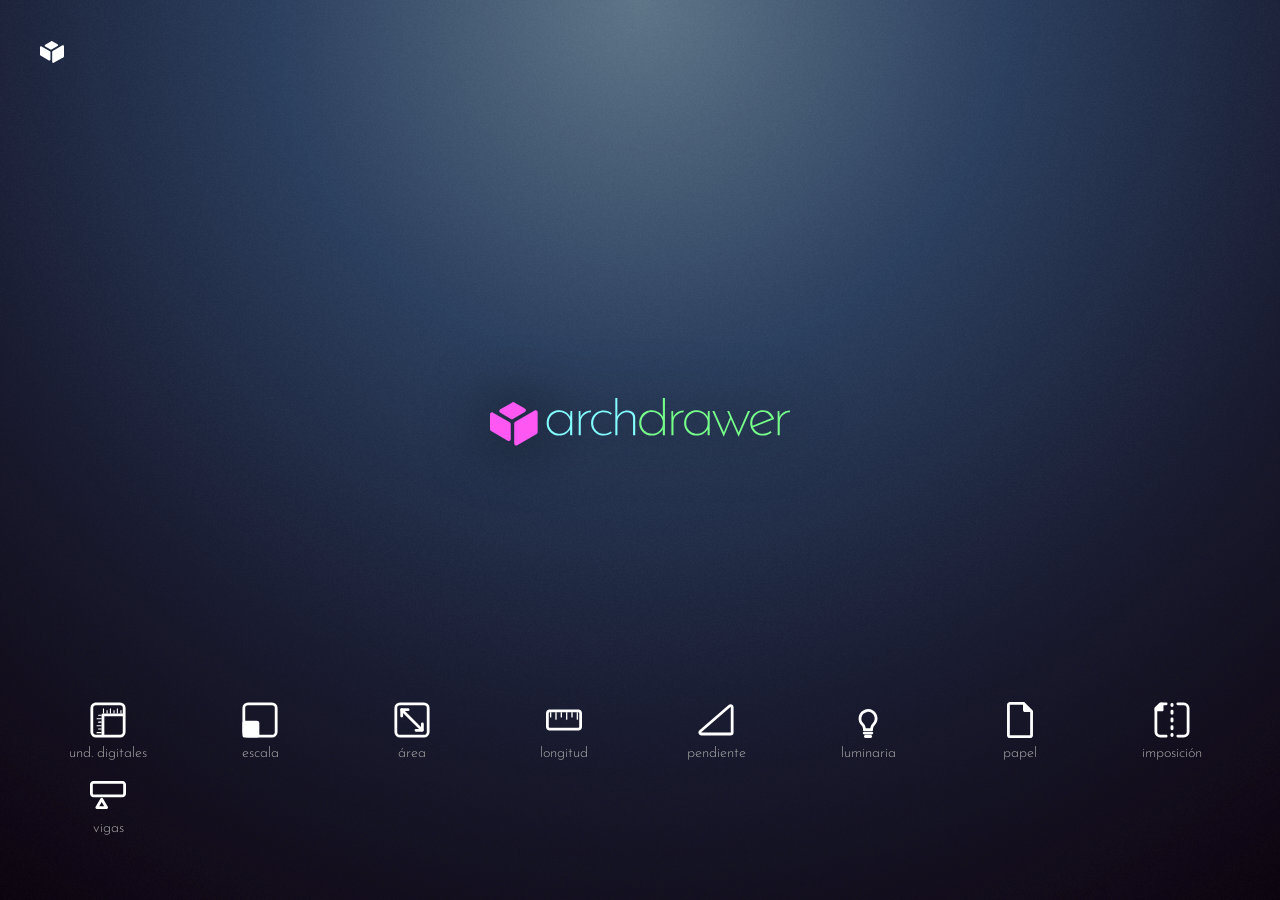
<file: index.html>
<!DOCTYPE html>
<html lang="es">
<head>
    <meta charset="UTF-8">
    <meta name="viewport" content="width=device-width, initial-scale=1.0">
    <title>adrawer | panel de herramientas</title>
    <link rel="stylesheet" href="css/tool.css">
    <link rel="stylesheet" href="css/index.css">
      <link rel="preconnect" href="https://fonts.googleapis.com">
  <link rel="preconnect" href="https://fonts.gstatic.com" crossorigin>
    <link href="https://fonts.googleapis.com/css2?family=Josefin+Sans:wght@200;300;400;600&display=swap" rel="stylesheet">
    <link rel="icon" type="image/png" href="assets/images/adrawer-iso-01.png">
</head>
<body>    
<!-- <div class="bg-index">
</div> -->
<!-- Animador de entrada suave -->


  
<div class="index-layout">

      <header class="tool-header">
    <a href="index.html" class="brand-link"><img src="assets/images/adrawer-iso.svg" alt=""></a>
  </header>
  
  <div class="logo-container entry-animator">
    <picture>
      <img src="assets/images/adrawer-index.svg" alt="adrawer background" class="adrawer-logo">
    </picture>
  </div>

            <main class="index-menu-container">
                <div class="tools-grid index-grid">
                    <a href="pages/und-digitales.html" class="tool-card">
                        <div class="tool-icon">
                                <img src="assets//icons/und-digitales.svg" class="icon-default" alt="Escala">
                                <img src="assets/icons/und-digitales-2.svg" class="icon-active" alt="Escala Activa">
                        </div>
                        <span>und. digitales</span>
                    </a>
                    <a href="pages/escala.html" class="tool-card">
                        <div class="tool-icon">
                                <img src="assets//icons/escala.svg" class="icon-default" alt="Escala">
                                <img src="assets/icons/escala-2.svg" class="icon-active" alt="Escala Activa">
                        </div>
                        <span>escala</span>
                    </a>
                    <a href="pages/area.html" class="tool-card">
                        <div class="tool-icon">
                                <img src="assets//icons/area.svg" class="icon-default" alt="Escala">
                                <img src="assets/icons/area-2.svg" class="icon-active" alt="Escala Activa">
                        </div>
                        <span>área</span>
                    </a>
                    <a href="pages/longitud.html" class="tool-card">
                        <div class="tool-icon">
                                <img src="assets//icons/longitud.svg" class="icon-default" alt="Escala">
                                <img src="assets/icons/longitud-2.svg" class="icon-active" alt="Escala Activa">
                        </div>
                        <span>longitud</span>
                    </a>
                    <a href="pages/pendiente.html" class="tool-card">
                        <div class="tool-icon">
                                <img src="assets//icons/pendiente.svg" class="icon-default" alt="Escala">
                                <img src="assets/icons/pendiente-2.svg" class="icon-active" alt="Escala Activa">
                        </div>
                        <span>pendiente</span>
                    </a>
                    <a href="pages/luminaria.html" class="tool-card">
                        <div class="tool-icon">
                                <img src="assets//icons/luminaria.svg" class="icon-default" alt="Escala">
                                <img src="assets/icons/luminaria-2.svg" class="icon-active" alt="Escala Activa">
                        </div>
                        <span>luminaria</span>
                    </a>
                    <a href="pages/papel.html" class="tool-card">
                        <div class="tool-icon">
                                <img src="assets//icons/papel.svg" class="icon-default" alt="Escala">
                                <img src="assets/icons/papel-2.svg" class="icon-active" alt="Escala Activa">
                        </div>
                        <span>papel</span>
                    </a>
                    <a href="pages/imposicion.html" class="tool-card">
                        <div class="tool-icon">
                                <img src="assets//icons/imposicion.svg" class="icon-default" alt="Escala">
                                <img src="assets/icons/imposicion-2.svg" class="icon-active" alt="Escala Activa">
                        </div>
                        <span>imposición</span>
                    </a>
                                        </a>
                    <a href="pages/vigas.html" class="tool-card">
                        <div class="tool-icon">
                                <img src="assets//icons/vigas.svg" class="icon-default" alt="Escala">
                                <img src="assets/icons/vigas-2.svg" class="icon-active" alt="Escala Activa">
                        </div>
                        <span>vigas</span>
                    </a>
                </div>
            </main>

        </div>


<script src="js/index.js"></script>

</body>
</html>
</file>
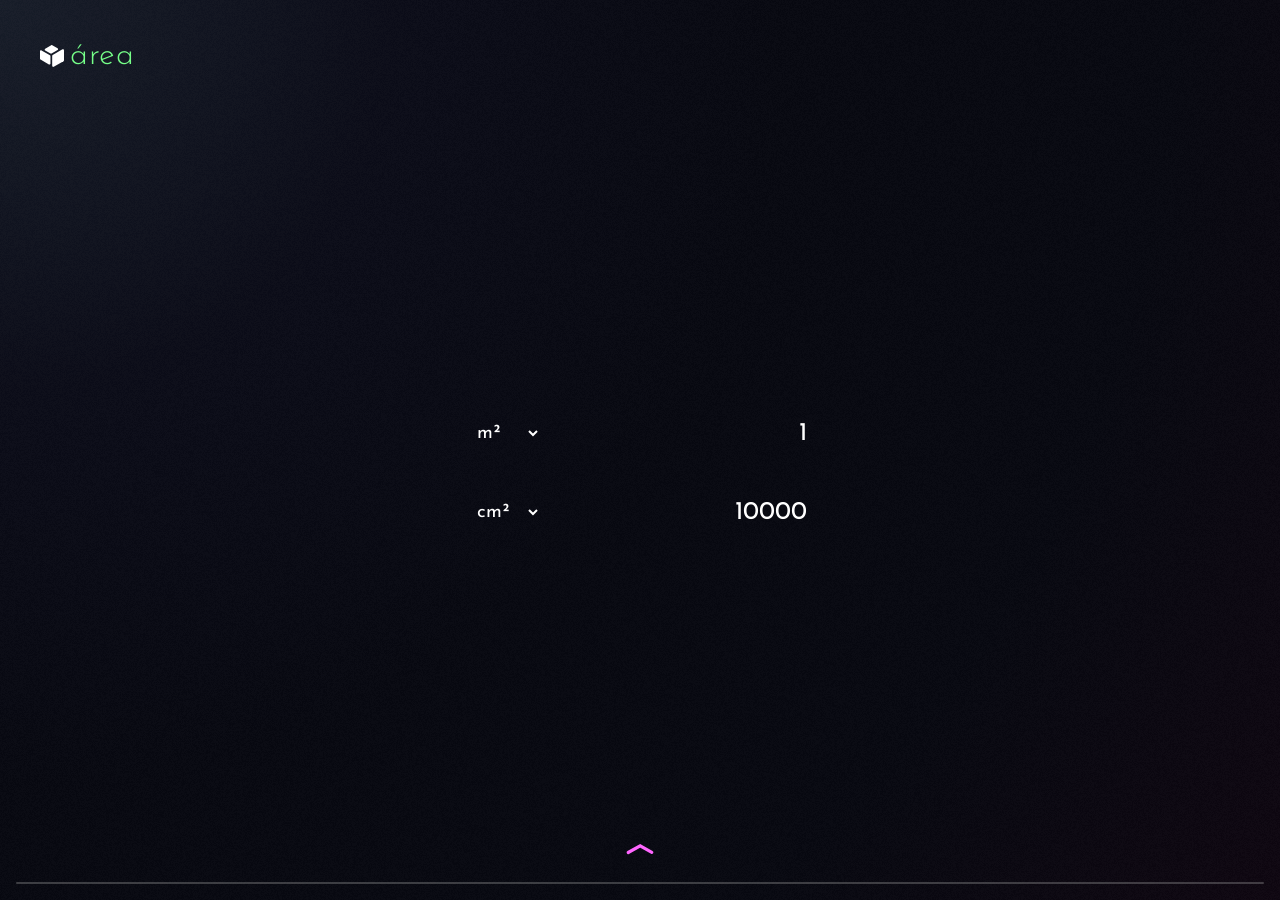
<file: pages/area.html>
<!DOCTYPE html>
<html lang="es">
<head>
  <meta charset="UTF-8">
  <meta name="viewport" content="width=device-width, initial-scale=1.0">
  <title>adrawer - área</title>

  <link rel="preconnect" href="https://fonts.googleapis.com">
  <link rel="preconnect" href="https://fonts.gstatic.com" crossorigin>
  <link href="https://fonts.googleapis.com/css2?family=Josefin+Sans:wght@200;300;400;500&display=swap" rel="stylesheet">

  <link rel="stylesheet" href="../css/main.css">
  <link rel="stylesheet" href="../css/tool.css">
  <link rel="icon" type="image/png" href="../assets/images/adrawer-iso-01.png">
</head>
<body class="menu-open">

  <header class="tool-header">
    <a href="../index.html" class="brand-link"><img src="../assets/images/adrawer-iso.svg" alt=""><span class="brand-highlight">área</span></a>
  </header>

  <main class="tool-container page-content" id="main-content">
    <div class="calculator-box entry-animator">
      
      <div class="calc-group">
        <label class="calc-label"></label>
        <div class="input-row">
          <div class="unit-pill">
            <select id="unit-from" class="unit-select">
              <option value="m2" selected>m²</option>
              <option value="cm2">cm²</option>
              <option value="mm2">mm²</option>
              <option value="km2">km²</option>
              <option value="ha">ha</option>
            </select>
          </div>
          <input type="number" id="area-from" class="input-card input-large" placeholder="1" value="1" step="any">
        </div>
      </div>

      <div class="calc-group">
        <label class="calc-label"></label>
        <div class="input-row">
          <div class="unit-pill">
            <select id="unit-to" class="unit-select">
              <option value="cm2" selected>cm²</option>
              <option value="m2">m²</option>
              <option value="mm2">mm²</option>
              <option value="km2">km²</option>
              <option value="ha">ha</option>
            </select>
          </div>
          <input type="number" id="area-to" class="input-card input-large" placeholder="10000" value="10000" step="any">
        </div>
      </div>

    </div>
  </main>

<div class="bottom-menu-wrapper open" id="bottom-menu">
    <button class="drawer-toggle" id="drawer-toggle" aria-label="Abrir menú">
      <img src="../assets/icons/arrow-menu.svg" alt="Menú" class="arrow-menu-icon">
    </button>

    <nav class="tools-drawer">
      <div class="tools-grid">
        <a href="und-digitales.html" class="tool-card">
                    <div class="tool-icon">
            <img src="../assets//icons/und-digitales.svg" class="icon-default" alt="Escala">
            <img src="../assets/icons/und-digitales-2.svg" class="icon-active" alt="Escala Activa">
          </div>
          <span>und. digitales</span>
        </a>
        <a href="escala.html" class="tool-card">
          <div class="tool-icon">
            <img src="../assets//icons/escala.svg" class="icon-default" alt="Escala">
            <img src="../assets/icons/escala-2.svg" class="icon-active" alt="Escala Activa">
          </div>
          <span>escala</span>
        </a>
        <a href="area.html" class="tool-card active">
                    <div class="tool-icon">
            <img src="../assets//icons/area.svg" class="icon-default" alt="Escala">
            <img src="../assets/icons/area-2.svg" class="icon-active" alt="Escala Activa">
          </div>
          <span>área</span>
        </a>
        <a href="longitud.html" class="tool-card">
                    <div class="tool-icon">
            <img src="../assets//icons/longitud.svg" class="icon-default" alt="Escala">
            <img src="../assets/icons/longitud-2.svg" class="icon-active" alt="Escala Activa">
          </div>
          <span>longitud</span>
        </a>
        <a href="pendiente.html" class="tool-card">
                    <div class="tool-icon">
            <img src="../assets//icons/pendiente.svg" class="icon-default" alt="Escala">
            <img src="../assets/icons/pendiente-2.svg" class="icon-active" alt="Escala Activa">
          </div>
          <span>pendiente</span>
        </a>
        <a href="luminaria.html" class="tool-card">
                    <div class="tool-icon">
            <img src="../assets//icons/luminaria.svg" class="icon-default" alt="Escala">
            <img src="../assets/icons/luminaria-2.svg" class="icon-active" alt="Escala Activa">
          </div>
          <span>luminaria</span>
        </a>
        <a href="papel.html" class="tool-card">
                    <div class="tool-icon">
            <img src="../assets//icons/papel.svg" class="icon-default" alt="Escala">
            <img src="../assets/icons/papel-2.svg" class="icon-active" alt="Escala Activa">
          </div>
          <span>papel</span>
        </a>
        <a href="imposicion.html" class="tool-card">
                    <div class="tool-icon">
            <img src="../assets//icons/imposicion.svg" class="icon-default" alt="Escala">
            <img src="../assets/icons/imposicion-2.svg" class="icon-active" alt="Escala Activa">
          </div>
          <span>imposición</span>
        </a>
                <a href="vigas.html" class="tool-card">
                    <div class="tool-icon">
            <img src="../assets//icons/vigas.svg" class="icon-default" alt="Escala">
            <img src="../assets/icons/vigas-2.svg" class="icon-active" alt="Escala Activa">
          </div>
          <span>vigas</span>
        </a>
      </div>
    </nav>
  </div>

  <script src="../js/area.js"></script>
  <script src="../js/tool.js"></script>
</body>
</html>
</file>
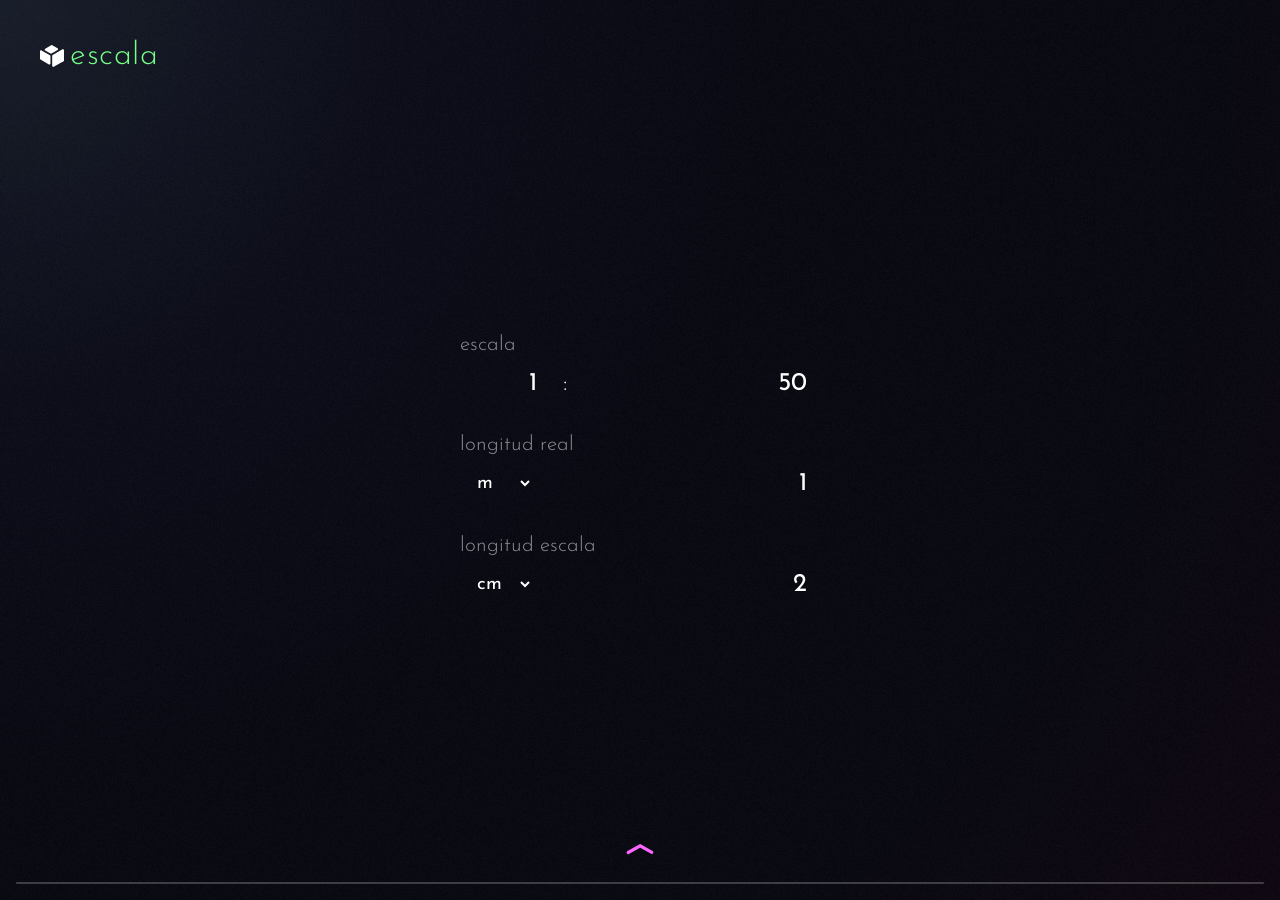
<file: pages/escala.html>
<!DOCTYPE html>
<html lang="es">
<head>
  <meta charset="UTF-8">
  <meta name="viewport" content="width=device-width, initial-scale=1.0">
  <title>adrawerescala</title>

  <link rel="preconnect" href="https://fonts.googleapis.com">
  <link rel="preconnect" href="https://fonts.gstatic.com" crossorigin>
  <link href="https://fonts.googleapis.com/css2?family=Josefin+Sans:wght@200;300;400;500&display=swap" rel="stylesheet">

  <link rel="stylesheet" href="../css/main.css">
  <link rel="stylesheet" href="../css/tool.css">
    <link rel="icon" type="image/png" href="../assets/images/adrawer-iso-01.png">
</head>
<body class="menu-open">

  <header class="tool-header">
    <a href="../index.html" class="brand-link"><img src="../assets/images/adrawer-iso.svg" alt=""><span class="brand-highlight">escala</span></a>
  </header>

  <main class="tool-container page-content" id="main-content">
    <div class="calculator-box entry-animator">
      
      <div class="calc-group">
        <label class="calc-label">escala</label>
        <div class="input-row">
          <input type="number" id="scale-base" class="input-card input-small" placeholder="1" value="1" min="1" step="any">
          <span class="colon-separator">:</span>
          <input type="number" id="scale-ratio" class="input-card input-large" placeholder="50" value="50" min="0.00001" step="any">
        </div>
      </div>

      <div class="calc-group">
        <label class="calc-label">longitud real</label>
        <div class="input-row">
          <div class="unit-pill">
            <select id="real-unit" class="unit-select">
              <option value="m" selected>m</option>
              <option value="cm">cm</option>
              <option value="mm">mm</option>
              <option value="km">km</option>
            </select>
          </div>
          <input type="number" id="real-length" class="input-card input-large" placeholder="1" value="1" step="any">
        </div>
      </div>

      <div class="calc-group">
        <label class="calc-label">longitud escala</label>
        <div class="input-row">
          <div class="unit-pill">
            <select id="scale-unit" class="unit-select">
              <option value="cm" selected>cm</option>
              <option value="m">m</option>
              <option value="mm">mm</option>
            </select>
          </div>
          <input type="number" id="scale-length" class="input-card input-large" placeholder="2" value="2" step="any">
        </div>
      </div>

    </div>
  </main>

  <div class="bottom-menu-wrapper open" id="bottom-menu">
    <button class="drawer-toggle" id="drawer-toggle" aria-label="Abrir menú">
      <img src="../assets/icons/arrow-menu.svg" alt="Menú" class="arrow-menu-icon">
    </button>

    <nav class="tools-drawer">
      <div class="tools-grid">
        <a href="und-digitales.html" class="tool-card">
                    <div class="tool-icon">
            <img src="../assets//icons/und-digitales.svg" class="icon-default" alt="Escala">
            <img src="../assets/icons/und-digitales-2.svg" class="icon-active" alt="Escala Activa">
          </div>
          <span>und. digitales</span>
        </a>
        <a href="escala.html" class="tool-card active">
          <div class="tool-icon">
            <img src="../assets//icons/escala.svg" class="icon-default" alt="Escala">
            <img src="../assets/icons/escala-2.svg" class="icon-active" alt="Escala Activa">
          </div>
          <span>escala</span>
        </a>
        <a href="area.html" class="tool-card">
                    <div class="tool-icon">
            <img src="../assets//icons/area.svg" class="icon-default" alt="Escala">
            <img src="../assets/icons/area-2.svg" class="icon-active" alt="Escala Activa">
          </div>
          <span>área</span>
        </a>
        <a href="longitud.html" class="tool-card">
                    <div class="tool-icon">
            <img src="../assets//icons/longitud.svg" class="icon-default" alt="Escala">
            <img src="../assets/icons/longitud-2.svg" class="icon-active" alt="Escala Activa">
          </div>
          <span>longitud</span>
        </a>
        <a href="pendiente.html" class="tool-card">
                    <div class="tool-icon">
            <img src="../assets//icons/pendiente.svg" class="icon-default" alt="Escala">
            <img src="../assets/icons/pendiente-2.svg" class="icon-active" alt="Escala Activa">
          </div>
          <span>pendiente</span>
        </a>
        <a href="luminaria.html" class="tool-card">
                    <div class="tool-icon">
            <img src="../assets//icons/luminaria.svg" class="icon-default" alt="Escala">
            <img src="../assets/icons/luminaria-2.svg" class="icon-active" alt="Escala Activa">
          </div>
          <span>luminaria</span>
        </a>
        <a href="papel.html" class="tool-card">
                    <div class="tool-icon">
            <img src="../assets//icons/papel.svg" class="icon-default" alt="Escala">
            <img src="../assets/icons/papel-2.svg" class="icon-active" alt="Escala Activa">
          </div>
          <span>papel</span>
        </a>
        <a href="imposicion.html" class="tool-card">
                    <div class="tool-icon">
            <img src="../assets//icons/imposicion.svg" class="icon-default" alt="Escala">
            <img src="../assets/icons/imposicion-2.svg" class="icon-active" alt="Escala Activa">
          </div>
          <span>imposición</span>
        </a>
                <a href="vigas.html" class="tool-card">
                    <div class="tool-icon">
            <img src="../assets//icons/vigas.svg" class="icon-default" alt="Escala">
            <img src="../assets/icons/vigas-2.svg" class="icon-active" alt="Escala Activa">
          </div>
          <span>vigas</span>
        </a>

      </div>
    </nav>
  </div>

  <script src="../js/escala.js"></script>
  <script src="../js/tool.js"></script>
</body>
</html>
</file>
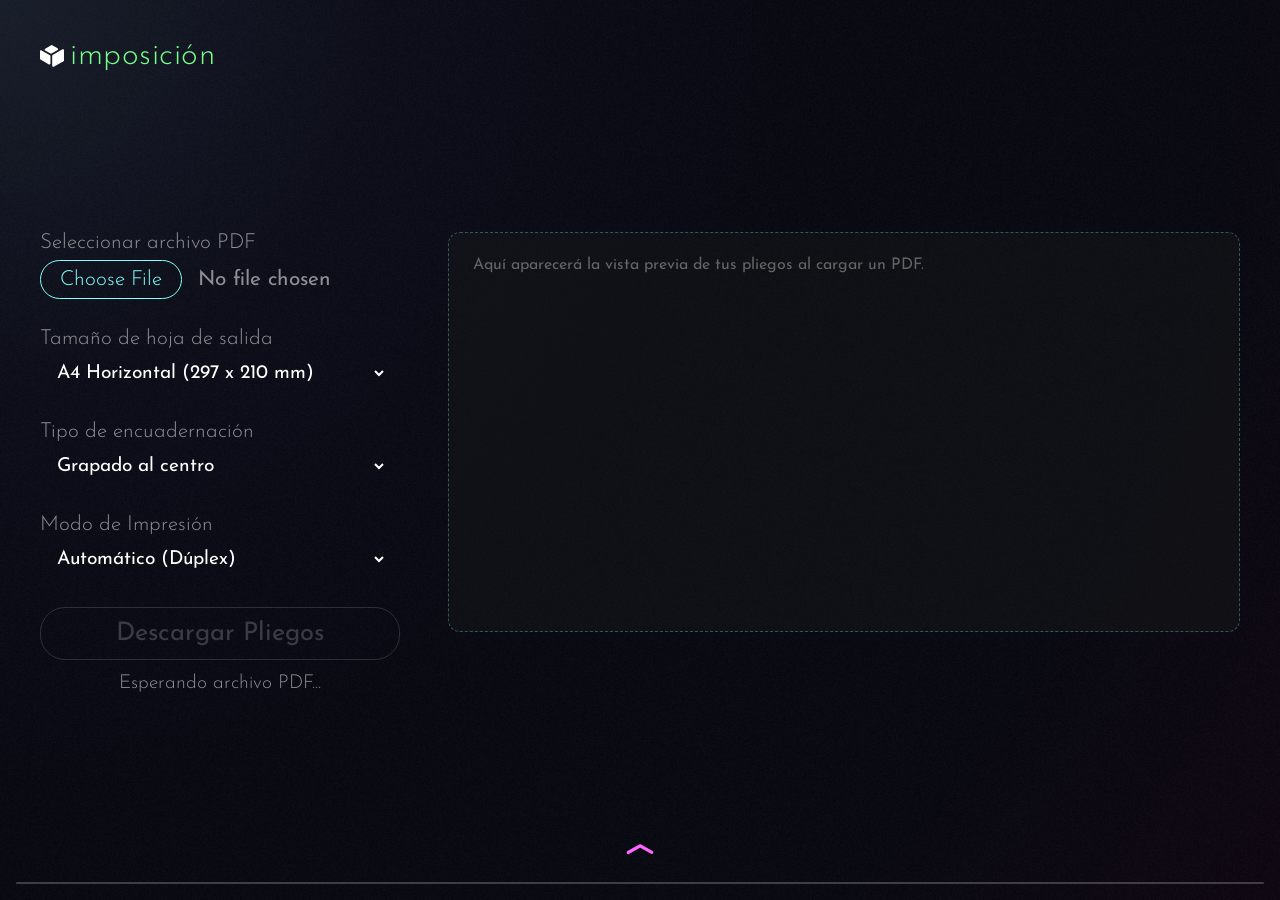
<file: pages/imposicion.html>
<!DOCTYPE html>
<html lang="es">
<head>
  <meta charset="UTF-8">
  <meta name="viewport" content="width=device-width, initial-scale=1.0">
  <title>Generador de Pliegos - adrawer</title>

  <link rel="preconnect" href="https://fonts.googleapis.com">
  <link rel="preconnect" href="https://fonts.gstatic.com" crossorigin>
  <link href="https://fonts.googleapis.com/css2?family=Josefin+Sans:wght@200;300;400;500&display=swap" rel="stylesheet">
  <link rel="stylesheet" href="../css/tool.css">
  
  <script src="../js/pdf.min.js"></script>
  <script src="../js/pdf-lib.min.js"></script>
  <link rel="icon" type="image/png" href="../assets/images/adrawer-iso-01.png">
</head>
<body class="menu-open">

  <header class="tool-header">
    <a href="../index.html" class="brand-link"><img src="../assets/images/adrawer-iso.svg" alt=""><span class="brand-highlight">imposición</span></a>
  </header>

  <main class="tool-container page-content" id="main-content">
    
    <div class="imposicion-layout entry-animator">
      
      <aside class="calculator-box imposicion-controls">
        
        <div class="calc-group">
          <label class="calc-label" for="pdfInput">Seleccionar archivo PDF</label>
          <input type="file" id="pdfInput" class="file-input-adrawer" accept="application/pdf">
        </div>

        <div class="calc-group">
          <label class="calc-label" for="outputSize">Tamaño de hoja de salida</label>
          <div class="unit-pill unit-large">
            <select id="outputSize" class="unit-select">
              <option value="A4">A4 Horizontal (297 x 210 mm)</option>
              <option value="LETTER">Carta Horizontal (11 x 8.5 in)</option>
              <option value="A3">A3 Horizontal (420 x 297 mm)</option>
              <option value="TABLOID">Tabloide Horizontal (17 x 11 in)</option>
              <option value="CUSTOM">A medida (Personalizado)</option>
            </select>
          </div>
        </div>

        <div class="calc-group" id="customDimensionsGroup" style="display: none;">
          <label class="calc-label">Dimensiones de la hoja (Ancho x Alto)</label>
          <div class="input-row">
            <input type="number" id="customWidth" class="input-card input-small" placeholder="297" value="297" min="50" max="2000" step="1">
            <span class="colon-separator">x</span>
            <input type="number" id="customHeight" class="input-card input-small" placeholder="210" value="210" min="50" max="2000" step="1">
            <span class="colon-separator">mm</span>
          </div>
        </div>

        <div class="calc-group">
          <label class="calc-label" for="bookletType">Tipo de encuadernación</label>
          <div class="unit-pill unit-large">
            <select id="bookletType" class="unit-select">
              <option value="saddle">Grapado al centro</option>
              <option value="perfect">Fresado / Costura por Firmas</option>
            </select>
          </div>
        </div>

        <div class="calc-group" id="sigGroup" style="display: none;">
          <label class="calc-label" for="sigSize">Páginas por Firma</label>
          <div class="unit-pill unit-large">
            <select id="sigSize" class="unit-select">
              <option value="4">4 páginas (1 pliego)</option>
              <option value="8">8 páginas (2 pliegos)</option>
              <option value="12">12 páginas (3 pliegos)</option>
              <option value="16" selected>16 páginas (4 pliegos)</option>
              <option value="24">24 páginas (6 pliegos)</option>
            </select>
          </div>
        </div>

        <!-- NUEVO: MODO DE IMPRESIÓN -->
        <div class="calc-group">
          <label class="calc-label" for="printMode">Modo de Impresión</label>
          <div class="unit-pill unit-large">
            <select id="printMode" class="unit-select">
              <option value="duplex" selected>Automático (Dúplex)</option>
              <option value="simplex">Manual (Simplex - 2 Archivos)</option>
            </select>
          </div>
        </div>

        <!-- NUEVO: OPCIONES SIMPLEX -->
        <div class="calc-group" id="simplexOptions" style="display: none;">
          <div class="input-row" style="justify-content: flex-end; margin-bottom: 0.5rem; gap: 0.5rem;">
          
            <span class="calc-label" style="font-size: var(--fs-label); cursor: pointer;">Invertir orden de los reversos</span>
            <input type="checkbox" id="reverseBackPages" checked style="accent-color: var(--adrawer-cyan); transform: scale(1.2);">

          </div>
          <span style="font-size:var(--fs-xs); color: var(--text-muted); margin-top:4px; display:block; line-height: 1.3;">
            Ideal para recargar la bandeja estándar con las hojas ya impresas sin voltear el orden manualmente.
          </span>
          
          <!-- AVISO DE VOLTEO AÑADIDO -->
          <div>
            <span style="font-size: var(--fs-xs); color: var(--adrawer-green); display: block; line-height: 1.4; margin-top: 1rem;">
              <strong>Tip de impresión:</strong> Al imprimir los reversos, toma el bloque de hojas frontales e introdúcelo en la bandeja <strong>girando sobre el borde corto</strong> (como si pasaras la página de un calendario). Esto evitará que la cara trasera se imprima de cabeza.
            </span>
          </div>
        </div>

        <div class="calc-group download-group">
          <button id="downloadBtn" class="btn-adrawer" disabled>Descargar Pliegos</button>
          <span id="pageInfo" class="status-log">Esperando archivo PDF...</span>
          <span id="statusLog" class="status-log"></span>
        </div>
        
      </aside>

      <section id="previewArea" class="preview-area">
        <div class="preview-value">
          <span>Aquí aparecerá la vista previa de tus pliegos al cargar un PDF.</span>
        </div>
      </section>

    </div>
  </main>

  <div class="bottom-menu-wrapper open" id="bottom-menu">
    <button class="drawer-toggle" id="drawer-toggle" aria-label="Abrir menú">
      <img src="../assets/icons/arrow-menu.svg" alt="Menú" class="arrow-menu-icon">
    </button>

    <nav class="tools-drawer">
      <div class="tools-grid">
        <a href="und-digitales.html" class="tool-card">
          <div class="tool-icon">
            <img src="../assets//icons/und-digitales.svg" class="icon-default" alt="Escala">
            <img src="../assets/icons/und-digitales-2.svg" class="icon-active" alt="Escala Activa">
          </div>
          <span>und. digitales</span>
        </a>
        <a href="escala.html" class="tool-card">
          <div class="tool-icon">
            <img src="../assets//icons/escala.svg" class="icon-default" alt="Escala">
            <img src="../assets/icons/escala-2.svg" class="icon-active" alt="Escala Activa">
          </div>
          <span>escala</span>
        </a>
        <a href="area.html" class="tool-card">
          <div class="tool-icon">
            <img src="../assets//icons/area.svg" class="icon-default" alt="Escala">
            <img src="../assets/icons/area-2.svg" class="icon-active" alt="Escala Activa">
          </div>
          <span>área</span>
        </a>
        <a href="longitud.html" class="tool-card">
          <div class="tool-icon">
            <img src="../assets//icons/longitud.svg" class="icon-default" alt="Escala">
            <img src="../assets/icons/longitud-2.svg" class="icon-active" alt="Escala Activa">
          </div>
          <span>longitud</span>
        </a>
        <a href="pendiente.html" class="tool-card">
          <div class="tool-icon">
            <img src="../assets//icons/pendiente.svg" class="icon-default" alt="Escala">
            <img src="../assets/icons/pendiente-2.svg" class="icon-active" alt="Escala Activa">
          </div>
          <span>pendiente</span>
        </a>
        <a href="luminaria.html" class="tool-card">
          <div class="tool-icon">
            <img src="../assets//icons/luminaria.svg" class="icon-default" alt="Escala">
            <img src="../assets/icons/luminaria-2.svg" class="icon-active" alt="Escala Activa">
          </div>
          <span>luminaria</span>
        </a>
        <a href="papel.html" class="tool-card">
          <div class="tool-icon">
            <img src="../assets//icons/papel.svg" class="icon-default" alt="Escala">
            <img src="../assets/icons/papel-2.svg" class="icon-active" alt="Escala Activa">
          </div>
          <span>papel</span>
        </a>
        <a href="imposicion.html" class="tool-card active">
          <div class="tool-icon">
            <img src="../assets//icons/imposicion.svg" class="icon-default" alt="Escala">
            <img src="../assets/icons/imposicion-2.svg" class="icon-active" alt="Escala Activa">
          </div>
          <span>imposición</span>
        </a>
        <a href="vigas.html" class="tool-card">
          <div class="tool-icon">
            <img src="../assets//icons/vigas.svg" class="icon-default" alt="Escala">
            <img src="../assets/icons/vigas-2.svg" class="icon-active" alt="Escala Activa">
          </div>
          <span>vigas</span>
        </a>
      </div>
    </nav>
  </div>

  <script src="../js/tool.js"></script>
  <script src="../js/imposicion.js"></script>
</body>
</html>
</file>
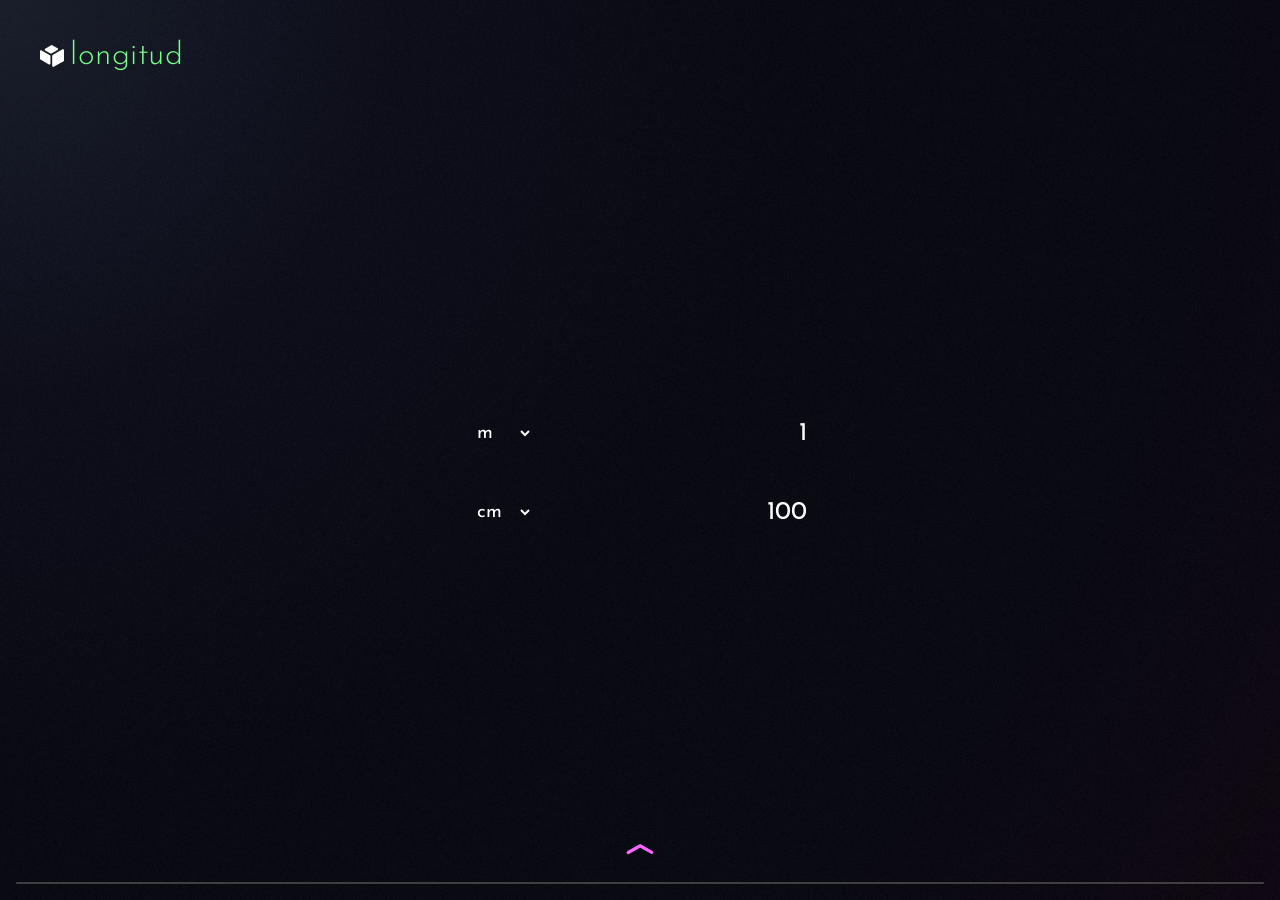
<file: pages/longitud.html>
<!DOCTYPE html>
<html lang="es">
<head>
  <meta charset="UTF-8">
  <meta name="viewport" content="width=device-width, initial-scale=1.0">
  <title>adrawer - longitud</title>

  <link rel="preconnect" href="https://fonts.googleapis.com">
  <link rel="preconnect" href="https://fonts.gstatic.com" crossorigin>
  <link href="https://fonts.googleapis.com/css2?family=Josefin+Sans:wght@200;300;400;500&display=swap" rel="stylesheet">

  <link rel="stylesheet" href="../css/main.css">
  <link rel="stylesheet" href="../css/tool.css">
    <link rel="icon" type="image/png" href="../assets/images/adrawer-iso-01.png">
</head>
<body class="menu-open">

  <header class="tool-header">
    <a href="../index.html" class="brand-link"><img src="../assets/images/adrawer-iso.svg" alt=""><span class="brand-highlight">longitud</span></a>
  </header>

  <main class="tool-container page-content" id="main-content">
    <div class="calculator-box entry-animator">
      
      <div class="calc-group">
        <label class="calc-label"></label>
        <div class="input-row">
          <div class="unit-pill">
            <select id="unit-from" class="unit-select">
              <option value="m" selected>m</option>
              <option value="cm">cm</option>
              <option value="mm">mm</option>
              <option value="km">km</option>
              <option value="in">in</option>
              <option value="ft">ft</option>
              <option value="yd">yd</option>
            </select>
          </div>
          <input type="number" id="length-from" class="input-card input-large" placeholder="1" value="1" step="any">
        </div>
      </div>

      <div class="calc-group">
        <label class="calc-label"></label>
        <div class="input-row">
          <div class="unit-pill">
            <select id="unit-to" class="unit-select">
              <option value="cm" selected>cm</option>
              <option value="m">m</option>
              <option value="mm">mm</option>
              <option value="km">km</option>
              <option value="in">in</option>
              <option value="ft">ft</option>
              <option value="yd">yd</option>
            </select>
          </div>
          <input type="number" id="length-to" class="input-card input-large" placeholder="100" value="100" step="any">
        </div>
      </div>

    </div>
  </main>

  <div class="bottom-menu-wrapper open" id="bottom-menu">
    <button class="drawer-toggle" id="drawer-toggle" aria-label="Abrir menú">
      <img src="../assets/icons/arrow-menu.svg" alt="Menú" class="arrow-menu-icon">
    </button>

    <nav class="tools-drawer">
      <div class="tools-grid">
        <a href="und-digitales.html" class="tool-card">
                    <div class="tool-icon">
            <img src="../assets//icons/und-digitales.svg" class="icon-default" alt="Escala">
            <img src="../assets/icons/und-digitales-2.svg" class="icon-active" alt="Escala Activa">
          </div>
          <span>und. digitales</span>
        </a>
        <a href="escala.html" class="tool-card">
          <div class="tool-icon">
            <img src="../assets//icons/escala.svg" class="icon-default" alt="Escala">
            <img src="../assets/icons/escala-2.svg" class="icon-active" alt="Escala Activa">
          </div>
          <span>escala</span>
        </a>
        <a href="area.html" class="tool-card">
                    <div class="tool-icon">
            <img src="../assets//icons/area.svg" class="icon-default" alt="Escala">
            <img src="../assets/icons/area-2.svg" class="icon-active" alt="Escala Activa">
          </div>
          <span>área</span>
        </a>
        <a href="longitud.html" class="tool-card active">
                    <div class="tool-icon">
            <img src="../assets//icons/longitud.svg" class="icon-default" alt="Escala">
            <img src="../assets/icons/longitud-2.svg" class="icon-active" alt="Escala Activa">
          </div>
          <span>longitud</span>
        </a>
        <a href="pendiente.html" class="tool-card">
                    <div class="tool-icon">
            <img src="../assets//icons/pendiente.svg" class="icon-default" alt="Escala">
            <img src="../assets/icons/pendiente-2.svg" class="icon-active" alt="Escala Activa">
          </div>
          <span>pendiente</span>
        </a>
        <a href="luminaria.html" class="tool-card">
                    <div class="tool-icon">
            <img src="../assets//icons/luminaria.svg" class="icon-default" alt="Escala">
            <img src="../assets/icons/luminaria-2.svg" class="icon-active" alt="Escala Activa">
          </div>
          <span>luminaria</span>
        </a>
        <a href="papel.html" class="tool-card">
                    <div class="tool-icon">
            <img src="../assets//icons/papel.svg" class="icon-default" alt="Escala">
            <img src="../assets/icons/papel-2.svg" class="icon-active" alt="Escala Activa">
          </div>
          <span>papel</span>
        </a>
        <a href="imposicion.html" class="tool-card">
                    <div class="tool-icon">
            <img src="../assets//icons/imposicion.svg" class="icon-default" alt="Escala">
            <img src="../assets/icons/imposicion-2.svg" class="icon-active" alt="Escala Activa">
          </div>
          <span>imposición</span>
        </a>
                <a href="vigas.html" class="tool-card">
                    <div class="tool-icon">
            <img src="../assets//icons/vigas.svg" class="icon-default" alt="Escala">
            <img src="../assets/icons/vigas-2.svg" class="icon-active" alt="Escala Activa">
          </div>
          <span>vigas</span>
        </a>
      </div>
    </nav>
  </div>

  <script src="../js/longitud.js"></script>
  <script src="../js/tool.js"></script>
</body>
</html>
</file>
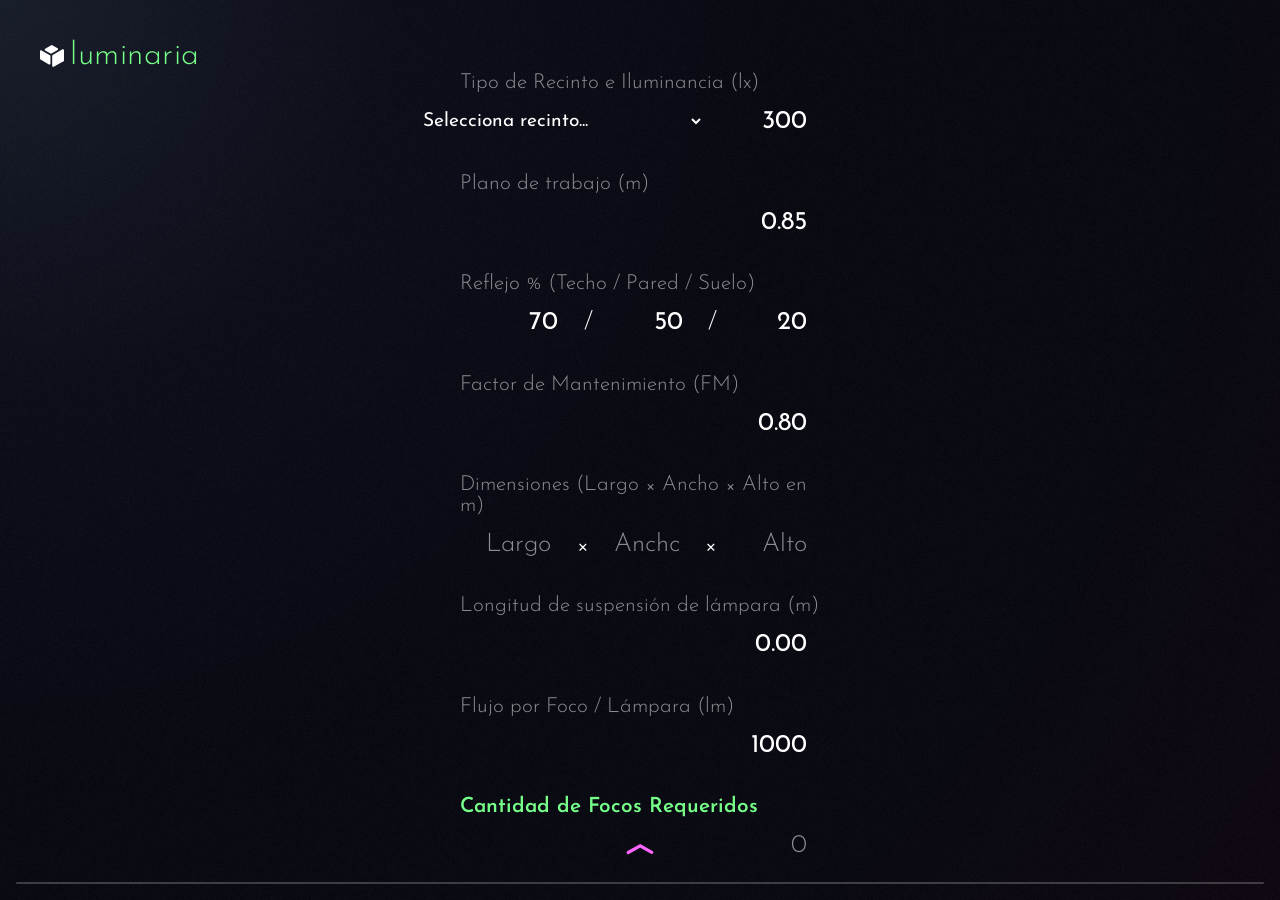
<file: pages/luminaria.html>
<!DOCTYPE html>
<html lang="es">
<head>
  <meta charset="UTF-8">
  <meta name="viewport" content="width=device-width, initial-scale=1.0">
  <title>adrawer - Calculadora de Luminaria</title>
  <link rel="stylesheet" href="../css/tool.css">
    <link rel="preconnect" href="https://fonts.googleapis.com">
  <link rel="preconnect" href="https://fonts.gstatic.com" crossorigin>
  <link href="https://fonts.googleapis.com/css2?family=Josefin+Sans:wght@300;400;600&display=swap" rel="stylesheet">
    <link rel="icon" type="image/png" href="../assets/images/adrawer-iso-01.png">
</head>
<body class="menu-open">

  <header class="tool-header">
    <a href="../index.html" class="brand-link"><img src="../assets/images/adrawer-iso.svg" alt=""><span class="brand-highlight">luminaria</span></a>
  </header>

  <main class="tool-container page-content" id="main-content">
    <div class="calculator-box entry-animator">
      
<div class="calc-group">
        <label class="calc-label">Tipo de Recinto e Iluminancia (lx)</label>
        <div class="input-row">
          <div class="unit-pill">
            <select id="room-select" class="unit-select">
              <option placeholder="" disabled selected>Selecciona recinto...</option>
              
              <optgroup label="Iluminación General (Hogar)">
                <option placeholder="250" value="250">Cocina (Centro/Tránsito)</option>
                <option placeholder="200" value="200">Habitación / Dormitorio</option>
                <option placeholder="150" value="150">Pasillo / Hall</option>
                <option placeholder="300" value="300">Sala de estar / Comedor</option>
                <option placeholder="100" value="100">Bodega / Almacén</option>
              </optgroup>
              
              <optgroup label="Iluminación de Tarea (Trabajo)">
                <option placeholder="500" value="500">Cocina (Mesón de trabajo)</option>
                <option placeholder="500" value="500">Oficina / Escritorio</option>
                <option placeholder="750" value="750">Taller / Laboratorio</option>
              </optgroup>
            </select>
          </div>
          <input type="number" id="lux" class="input-card input-small" placeholder="300" value="300" step="10">
        </div>
        <span id="smart-label" style="font-size: 0.85rem; font-weight: 300; margin-top: 0.2rem; display: none; text-align: center;"></span>
      </div>

      <div class="calc-group">
        <label class="calc-label">Plano de trabajo (m)</label>
        <div class="input-row">
          <input type="number" id="work-plane" class="input-card input-large" placeholder="0.85" value="0.85" step="0.05">
        </div>
      </div>

      <div class="calc-group">
        <label class="calc-label">Reflejo % (Techo / Pared / Suelo)</label>
        <div class="input-row">
          <input type="number" id="rho-ceiling" class="input-card input-small" placeholder="70" value="70" min="0" max="100">
          <span class="colon-separator">/</span>
          <input type="number" id="rho-wall" class="input-card input-small" placeholder="50" value="50" min="0" max="100">
          <span class="colon-separator">/</span>
          <input type="number" id="rho-floor" class="input-card input-small" placeholder="20" value="20" min="0" max="100">
        </div>
      </div>

      <div class="calc-group">
        <label class="calc-label">Factor de Mantenimiento (FM)</label>
        <div class="input-row">
          <input type="number" id="maintenance-factor" class="input-card input-large" placeholder="0.80" value="0.80" step="0.05" min="0.1" max="1">
        </div>
      </div>

      <div class="calc-group">
        <label class="calc-label">Dimensiones (Largo × Ancho × Alto en m)</label>
        <div class="input-row">
          <input type="number" id="length" class="input-card input-small" placeholder="Largo" step="0.1">
          <span class="colon-separator">×</span>
          <input type="number" id="width" class="input-card input-small" placeholder="Ancho" step="0.1">
          <span class="colon-separator">×</span>
          <input type="number" id="height" class="input-card input-small" placeholder="Alto" step="0.1">
        </div>
      </div>

      <div class="calc-group">
        <label class="calc-label">Longitud de suspensión de lámpara (m)</label>
        <div class="input-row">
          <input type="number" id="suspension" class="input-card input-large" placeholder="0.00" value="0.00" step="0.05">
        </div>
      </div>

      <div class="calc-group">
        <label class="calc-label">Flujo por Foco / Lámpara (lm)</label>
        <div class="input-row">
          <input type="number" id="lamp-lumens" class="input-card input-large" placeholder="1000" value="1000" step="50">
        </div>
      </div>

      <div class="calc-group">
        <label class="calc-label" style="color: #76ff89; font-weight: 600;">Cantidad de Focos Requeridos</label>
        <div class="input-row">
          <input type="text" id="result-fixtures" class="input-card input-large" placeholder="0" readonly style="border-color: #76ff89; font-weight: 600; color: #76ff89;">
        </div>
      </div>

    </div>
  </main>

<div class="bottom-menu-wrapper open" id="bottom-menu">
    <button class="drawer-toggle" id="drawer-toggle" aria-label="Abrir menú">
      <img src="../assets/icons/arrow-menu.svg" alt="Menú" class="arrow-menu-icon">
    </button>

    <nav class="tools-drawer">
      <div class="tools-grid">
        <a href="und-digitales.html" class="tool-card">
                    <div class="tool-icon">
            <img src="../assets//icons/und-digitales.svg" class="icon-default" alt="Escala">
            <img src="../assets/icons/und-digitales-2.svg" class="icon-active" alt="Escala Activa">
          </div>
          <span>und. digitales</span>
        </a>
        <a href="escala.html" class="tool-card">
          <div class="tool-icon">
            <img src="../assets//icons/escala.svg" class="icon-default" alt="Escala">
            <img src="../assets/icons/escala-2.svg" class="icon-active" alt="Escala Activa">
          </div>
          <span>escala</span>
        </a>
        <a href="area.html" class="tool-card">
                    <div class="tool-icon">
            <img src="../assets//icons/area.svg" class="icon-default" alt="Escala">
            <img src="../assets/icons/area-2.svg" class="icon-active" alt="Escala Activa">
          </div>
          <span>área</span>
        </a>
        <a href="longitud.html" class="tool-card">
                    <div class="tool-icon">
            <img src="../assets//icons/longitud.svg" class="icon-default" alt="Escala">
            <img src="../assets/icons/longitud-2.svg" class="icon-active" alt="Escala Activa">
          </div>
          <span>longitud</span>
        </a>
        <a href="pendiente.html" class="tool-card">
                    <div class="tool-icon">
            <img src="../assets//icons/pendiente.svg" class="icon-default" alt="Escala">
            <img src="../assets/icons/pendiente-2.svg" class="icon-active" alt="Escala Activa">
          </div>
          <span>pendiente</span>
        </a>
        <a href="luminaria.html" class="tool-card active">
                    <div class="tool-icon">
            <img src="../assets//icons/luminaria.svg" class="icon-default" alt="Escala">
            <img src="../assets/icons/luminaria-2.svg" class="icon-active" alt="Escala Activa">
          </div>
          <span>luminaria</span>
        </a>
        <a href="papel.html" class="tool-card">
                    <div class="tool-icon">
            <img src="../assets//icons/papel.svg" class="icon-default" alt="Escala">
            <img src="../assets/icons/papel-2.svg" class="icon-active" alt="Escala Activa">
          </div>
          <span>papel</span>
        </a>
        <a href="imposicion.html" class="tool-card">
                    <div class="tool-icon">
            <img src="../assets//icons/imposicion.svg" class="icon-default" alt="Escala">
            <img src="../assets/icons/imposicion-2.svg" class="icon-active" alt="Escala Activa">
          </div>
          <span>imposición</span>
        </a>
                <a href="vigas.html" class="tool-card">
                    <div class="tool-icon">
            <img src="../assets//icons/vigas.svg" class="icon-default" alt="Escala">
            <img src="../assets/icons/vigas-2.svg" class="icon-active" alt="Escala Activa">
          </div>
          <span>vigas</span>
        </a>
      </div>
    </nav>
  </div>


  <script src="../js/tool.js"></script>
  <script src="../js/luminaria.js"></script>
</body>
</html>
</file>
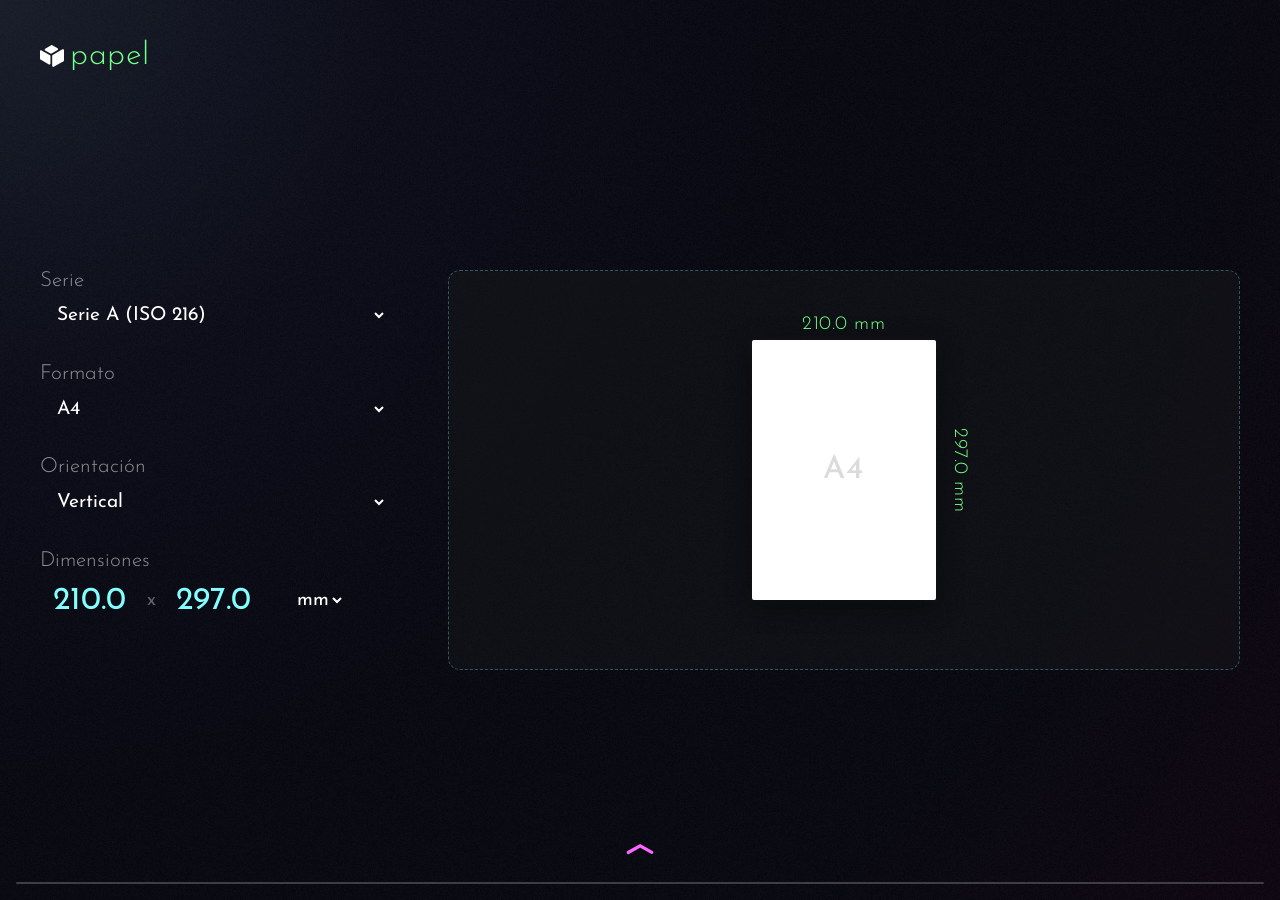
<file: pages/papel.html>
<!DOCTYPE html>
<html lang="es">
<head>
  <meta charset="UTF-8">
  <meta name="viewport" content="width=device-width, initial-scale=1.0">
  <title>adrawer. - Formatos de Papel</title>
  <link rel="stylesheet" href="../css/tool.css">
    <link rel="preconnect" href="https://fonts.googleapis.com">
  <link rel="preconnect" href="https://fonts.gstatic.com" crossorigin>
  <link href="https://fonts.googleapis.com/css2?family=Josefin+Sans:wght@200;300;400;500;600&display=swap" rel="stylesheet">
    <link rel="icon" type="image/png" href="../assets/images/adrawer-iso-01.png">
</head>
<body class="menu-open">
      
      <header class="tool-header" style="align-items: baseline; gap: 0.5rem;">
        <a href="../index.html" class="brand-link"><img src="../assets/images/adrawer-iso.svg" alt=""><span class="brand-highlight">papel</span></a>
      </header>

      <main class="tool-container page-content" id="main-content">
        <div class="imposicion-layout entry-animator">
          
            <div class="calculator-box imposicion-controls">
              
              <div class="calc-group">
                <label class="calc-label">Serie</label>
                <div class="input-row">
                  <div class="unit-pill unit-large">
                    <select id="paper-serie" class="unit-select">
                      <option value="A" selected>Serie A (ISO 216)</option>
                      <option value="B">Serie B (ISO 216)</option>
                      <option value="C">Serie C (Sobres ISO 269)</option>
                      <option value="NORAM">Norteamericana</option>
                    </select>
                  </div>
                </div>
              </div>

              <div class="calc-group">
                <label class="calc-label">Formato</label>
                <div class="input-row">
                  <div class="unit-pill unit-large">
                    <select id="paper-format" class="unit-select">
                      </select>
                  </div>
                </div>
              </div>

              <div class="calc-group">
                <label class="calc-label">Orientación</label>
                <div class="input-row">
                  <div class="unit-pill unit-large">
                    <select id="paper-orientation" class="unit-select">
                      <option value="portrait" selected>Vertical</option>
                      <option value="landscape">Horizontal</option>
                    </select>
                  </div>
                </div>
              </div>

            <div class="calc-group">
                <label class="calc-label" id="copy-status" style="transition: color 0.3s ease;">Dimensiones</label>
                <div class="input-row" style="justify-content: flex-start; gap: 0.5rem;">
                  
                  <div class="unit-pill clickable-value" id="copy-width" title="Click para copiar ancho">
                    <span id="display-width" style="color: #83ffff; font-size: var(--fs-title);">210</span>
                  </div>
                  
                  <span style="color: #ffffff59; font-size: var(--fs-small);">x</span>
                  
                  <div class="unit-pill clickable-value" id="copy-height" title="Click para copiar alto">
                    <span id="display-height" style="color: #83ffff; font-size:var(--fs-title);">297</span>
                  </div>

                  <div class="unit-pill" style="margin-left: 0.5rem;">
                    <select id="paper-unit" class="unit-select" style="padding-right: 0;">
                      <option value="mm" selected>mm</option>
                      <option value="cm">cm</option>
                      <option value="m">m</option>
                      <option value="in">in</option>
                    </select>
                  </div>

                </div>
              </div>

              
            </div>
            <div class="preview-area" style="align-items: center; justify-content: center; position: relative; text-align: center;">
              
              <div class="paper-stage">
                <div id="paper-sheet" class="paper-sheet">
                  <span id="label-width" class="dim-label label-top">210 mm</span>
                  <span id="label-height" class="dim-label label-right">297 mm</span>
                  <div id="sheet-name" class="sheet-watermark">A4</div>
                </div>
              </div>
  
            </div>
        </div>
      </main>

<div class="bottom-menu-wrapper open" id="bottom-menu">
    <button class="drawer-toggle" id="drawer-toggle" aria-label="Abrir menú">
      <img src="../assets/icons/arrow-menu.svg" alt="Menú" class="arrow-menu-icon">
    </button>

    <nav class="tools-drawer">
      <div class="tools-grid">
        <a href="und-digitales.html" class="tool-card">
                    <div class="tool-icon">
            <img src="../assets//icons/und-digitales.svg" class="icon-default" alt="Escala">
            <img src="../assets/icons/und-digitales-2.svg" class="icon-active" alt="Escala Activa">
          </div>
          <span>und. digitales</span>
        </a>
        <a href="escala.html" class="tool-card">
          <div class="tool-icon">
            <img src="../assets//icons/escala.svg" class="icon-default" alt="Escala">
            <img src="../assets/icons/escala-2.svg" class="icon-active" alt="Escala Activa">
          </div>
          <span>escala</span>
        </a>
        <a href="area.html" class="tool-card">
                    <div class="tool-icon">
            <img src="../assets//icons/area.svg" class="icon-default" alt="Escala">
            <img src="../assets/icons/area-2.svg" class="icon-active" alt="Escala Activa">
          </div>
          <span>área</span>
        </a>
        <a href="longitud.html" class="tool-card">
                    <div class="tool-icon">
            <img src="../assets//icons/longitud.svg" class="icon-default" alt="Escala">
            <img src="../assets/icons/longitud-2.svg" class="icon-active" alt="Escala Activa">
          </div>
          <span>longitud</span>
        </a>
        <a href="pendiente.html" class="tool-card">
                    <div class="tool-icon">
            <img src="../assets//icons/pendiente.svg" class="icon-default" alt="Escala">
            <img src="../assets/icons/pendiente-2.svg" class="icon-active" alt="Escala Activa">
          </div>
          <span>pendiente</span>
        </a>
        <a href="luminaria.html" class="tool-card">
                    <div class="tool-icon">
            <img src="../assets//icons/luminaria.svg" class="icon-default" alt="Escala">
            <img src="../assets/icons/luminaria-2.svg" class="icon-active" alt="Escala Activa">
          </div>
          <span>luminaria</span>
        </a>
        <a href="papel.html" class="tool-card active">
                    <div class="tool-icon">
            <img src="../assets//icons/papel.svg" class="icon-default" alt="Escala">
            <img src="../assets/icons/papel-2.svg" class="icon-active" alt="Escala Activa">
          </div>
          <span>papel</span>
        </a>
        <a href="imposicion.html" class="tool-card">
                    <div class="tool-icon">
            <img src="../assets//icons/imposicion.svg" class="icon-default" alt="Escala">
            <img src="../assets/icons/imposicion-2.svg" class="icon-active" alt="Escala Activa">
          </div>
          <span>imposición</span>
        </a>
                <a href="vigas.html" class="tool-card">
                    <div class="tool-icon">
            <img src="../assets//icons/vigas.svg" class="icon-default" alt="Escala">
            <img src="../assets/icons/vigas-2.svg" class="icon-active" alt="Escala Activa">
          </div>
          <span>vigas</span>
        </a>
      </div>
    </nav>
  </div>

  <script src="../js/tool.js"></script>
  <script src="../js/papel.js"></script>
</body>
</html>
</file>
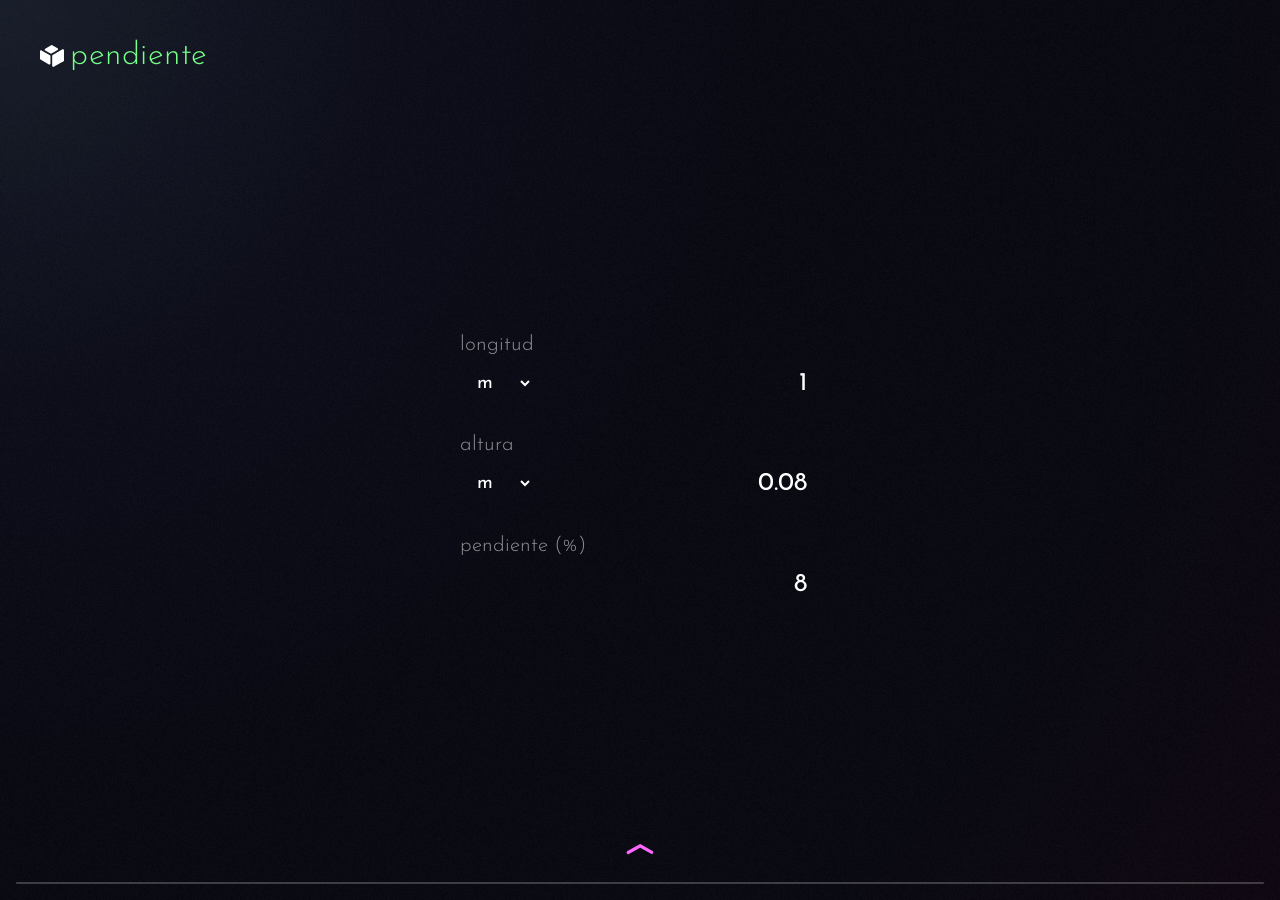
<file: pages/pendiente.html>
<!DOCTYPE html>
<html lang="es">
<head>
  <meta charset="UTF-8">
  <meta name="viewport" content="width=device-width, initial-scale=1.0">
  <title>adrawer - pendiente</title>

  <link rel="preconnect" href="https://fonts.googleapis.com">
  <link rel="preconnect" href="https://fonts.gstatic.com" crossorigin>
  <link href="https://fonts.googleapis.com/css2?family=Josefin+Sans:wght@200;300;400;500&display=swap" rel="stylesheet">

  <link rel="stylesheet" href="../css/main.css">
  <link rel="stylesheet" href="../css/tool.css">
    <link rel="icon" type="image/png" href="../assets/images/adrawer-iso-01.png">
</head>
<body class="menu-open">

  <header class="tool-header">
    <a href="../index.html" class="brand-link"><img src="../assets/images/adrawer-iso.svg" alt=""><span class="brand-highlight">pendiente</span></a>
  </header>

  <main class="tool-container page-content" id="main-content">
    <div class="calculator-box entry-animator">
      
      <div class="calc-group">
        <label class="calc-label">longitud</label>
        <div class="input-row">
          <div class="unit-pill">
            <select id="length-unit" class="unit-select">
              <option value="m" selected>m</option>
              <option value="cm">cm</option>
              <option value="mm">mm</option>
              <option value="km">km</option>
              <option value="in">in</option>
              <option value="ft">ft</option>
            </select>
          </div>
          <input type="number" id="length-val" class="input-card input-large" placeholder="1" value="1" step="any">
        </div>
      </div>

      <div class="calc-group">
        <label class="calc-label">altura</label>
        <div class="input-row">
          <div class="unit-pill">
            <select id="height-unit" class="unit-select">
              <option value="m" selected>m</option>
              <option value="cm">cm</option>
              <option value="mm">mm</option>
              <option value="km">km</option>
              <option value="in">in</option>
              <option value="ft">ft</option>
            </select>
          </div>
          <input type="number" id="height-val" class="input-card input-large" placeholder="0.08" value="0.08" step="any">
        </div>
      </div>

      <div class="calc-group">
        <label class="calc-label">pendiente (%)</label>
        <div class="input-row">
          <input type="number" id="slope-val" class="input-card input-large" placeholder="8" value="8" step="any">

        </div>
      </div>

    </div>
  </main>

  <div class="bottom-menu-wrapper open" id="bottom-menu">
    <button class="drawer-toggle" id="drawer-toggle" aria-label="Abrir menú">
      <img src="../assets/icons/arrow-menu.svg" alt="Menú" class="arrow-menu-icon">
    </button>

    <nav class="tools-drawer">
      <div class="tools-grid">
        <a href="und-digitales.html" class="tool-card">
                    <div class="tool-icon">
            <img src="../assets//icons/und-digitales.svg" class="icon-default" alt="Escala">
            <img src="../assets/icons/und-digitales-2.svg" class="icon-active" alt="Escala Activa">
          </div>
          <span>und. digitales</span>
        </a>
        <a href="escala.html" class="tool-card">
          <div class="tool-icon">
            <img src="../assets//icons/escala.svg" class="icon-default" alt="Escala">
            <img src="../assets/icons/escala-2.svg" class="icon-active" alt="Escala Activa">
          </div>
          <span>escala</span>
        </a>
        <a href="area.html" class="tool-card">
                    <div class="tool-icon">
            <img src="../assets//icons/area.svg" class="icon-default" alt="Escala">
            <img src="../assets/icons/area-2.svg" class="icon-active" alt="Escala Activa">
          </div>
          <span>área</span>
        </a>
        <a href="longitud.html" class="tool-card">
                    <div class="tool-icon">
            <img src="../assets//icons/longitud.svg" class="icon-default" alt="Escala">
            <img src="../assets/icons/longitud-2.svg" class="icon-active" alt="Escala Activa">
          </div>
          <span>longitud</span>
        </a>
        <a href="pendiente.html" class="tool-card active">
                    <div class="tool-icon">
            <img src="../assets//icons/pendiente.svg" class="icon-default" alt="Escala">
            <img src="../assets/icons/pendiente-2.svg" class="icon-active" alt="Escala Activa">
          </div>
          <span>pendiente</span>
        </a>
        <a href="luminaria.html" class="tool-card">
                    <div class="tool-icon">
            <img src="../assets//icons/luminaria.svg" class="icon-default" alt="Escala">
            <img src="../assets/icons/luminaria-2.svg" class="icon-active" alt="Escala Activa">
          </div>
          <span>luminaria</span>
        </a>
        <a href="papel.html" class="tool-card">
                    <div class="tool-icon">
            <img src="../assets//icons/papel.svg" class="icon-default" alt="Escala">
            <img src="../assets/icons/papel-2.svg" class="icon-active" alt="Escala Activa">
          </div>
          <span>papel</span>
        </a>
        <a href="imposicion.html" class="tool-card">
                    <div class="tool-icon">
            <img src="../assets//icons/imposicion.svg" class="icon-default" alt="Escala">
            <img src="../assets/icons/imposicion-2.svg" class="icon-active" alt="Escala Activa">
          </div>
          <span>imposición</span>
        </a>
                <a href="vigas.html" class="tool-card">
                    <div class="tool-icon">
            <img src="../assets//icons/vigas.svg" class="icon-default" alt="Escala">
            <img src="../assets/icons/vigas-2.svg" class="icon-active" alt="Escala Activa">
          </div>
          <span>vigas</span>
        </a>
      </div>
    </nav>
  </div>

  <script src="../js/pendiente.js"></script>
  <script src="../js/tool.js"></script>
</body>
</html>
</file>
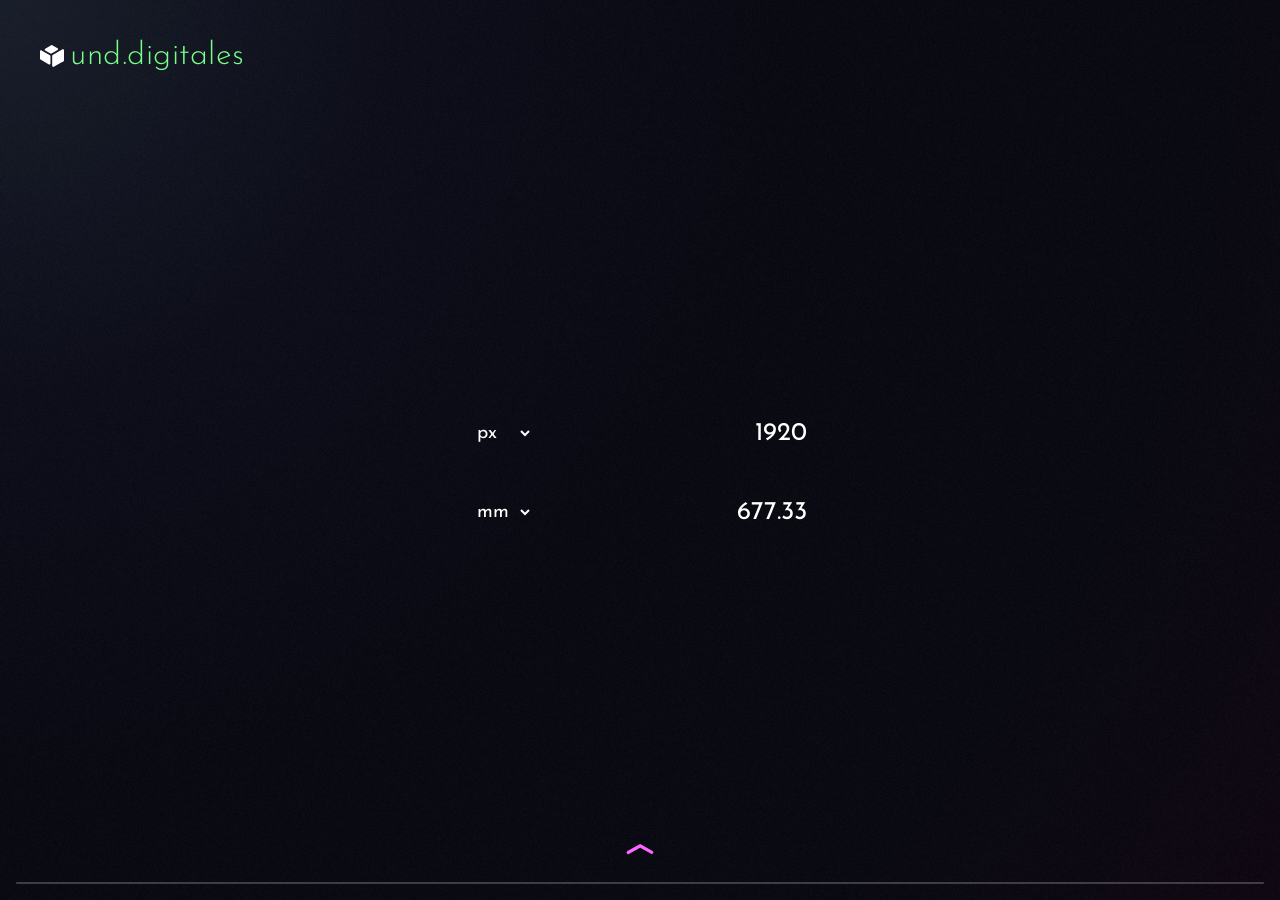
<file: pages/und-digitales.html>
<!DOCTYPE html>
<html lang="es">
<head>
  <meta charset="UTF-8">
  <meta name="viewport" content="width=device-width, initial-scale=1.0">
  <title>adrawer - und. digitales</title>

  <link rel="preconnect" href="https://fonts.googleapis.com">
  <link rel="preconnect" href="https://fonts.gstatic.com" crossorigin>
  <link href="https://fonts.googleapis.com/css2?family=Josefin+Sans:wght@200;300;400;500&display=swap" rel="stylesheet">

  <link rel="stylesheet" href="../css/main.css">
  <link rel="stylesheet" href="../css/tool.css">
    <link rel="icon" type="image/png" href="../assets/images/adrawer-iso-01.png">
</head>
<body class="menu-open">

  <header class="tool-header">
    <a href="../index.html" class="brand-link"><img src="../assets/images/adrawer-iso.svg" alt=""><span class="brand-highlight">und.digitales</span></a>
  </header>

  <main class="tool-container page-content" id="main-content">
    <div class="calculator-box entry-animator">
      
      <div class="calc-group">
        <label class="calc-label"></label>
        <div class="input-row">
          <div class="unit-pill">
            <select id="unit-a" class="unit-select">
              <option value="px" selected>px</option>
              <option value="pt">pt</option>
              <option value="mm">mm</option>
              <option value="cm">cm</option>
              <option value="in">in</option>
            </select>
          </div>
          <input type="number" id="val-a" class="input-card input-large" placeholder="1920" value="1920" step="any">
        </div>
      </div>

      <div class="calc-group">
        <label class="calc-label"></label>
        <div class="input-row">
          <div class="unit-pill">
            <select id="unit-b" class="unit-select">
              <option value="px">px</option>
              <option value="pt">pt</option>
              <option value="mm" selected>mm</option>
              <option value="cm">cm</option>
              <option value="in">in</option>
            </select>
          </div>
          <input type="number" id="val-b" class="input-card input-large" placeholder="677.33" value="677.33" step="any">
        </div>
      </div>

    </div>
  </main>

  <div class="bottom-menu-wrapper open" id="bottom-menu">
    <button class="drawer-toggle" id="drawer-toggle" aria-label="Abrir menú">
      <img src="../assets/icons/arrow-menu.svg" alt="Menú" class="arrow-menu-icon">
    </button>

    <nav class="tools-drawer">
      <div class="tools-grid">
        <a href="und-digitales.html" class="tool-card active">
                    <div class="tool-icon">
            <img src="../assets//icons/und-digitales.svg" class="icon-default" alt="Escala">
            <img src="../assets/icons/und-digitales-2.svg" class="icon-active" alt="Escala Activa">
          </div>
          <span>und. digitales</span>
        </a>
        <a href="escala.html" class="tool-card">
          <div class="tool-icon">
            <img src="../assets//icons/escala.svg" class="icon-default" alt="Escala">
            <img src="../assets/icons/escala-2.svg" class="icon-active" alt="Escala Activa">
          </div>
          <span>escala</span>
        </a>
        <a href="area.html" class="tool-card">
                    <div class="tool-icon">
            <img src="../assets//icons/area.svg" class="icon-default" alt="Escala">
            <img src="../assets/icons/area-2.svg" class="icon-active" alt="Escala Activa">
          </div>
          <span>área</span>
        </a>
        <a href="longitud.html" class="tool-card">
                    <div class="tool-icon">
            <img src="../assets//icons/longitud.svg" class="icon-default" alt="Escala">
            <img src="../assets/icons/longitud-2.svg" class="icon-active" alt="Escala Activa">
          </div>
          <span>longitud</span>
        </a>
        <a href="pendiente.html" class="tool-card">
                    <div class="tool-icon">
            <img src="../assets//icons/pendiente.svg" class="icon-default" alt="Escala">
            <img src="../assets/icons/pendiente-2.svg" class="icon-active" alt="Escala Activa">
          </div>
          <span>pendiente</span>
        </a>
        <a href="luminaria.html" class="tool-card">
                    <div class="tool-icon">
            <img src="../assets//icons/luminaria.svg" class="icon-default" alt="Escala">
            <img src="../assets/icons/luminaria-2.svg" class="icon-active" alt="Escala Activa">
          </div>
          <span>luminaria</span>
        </a>
        <a href="papel.html" class="tool-card">
                    <div class="tool-icon">
            <img src="../assets//icons/papel.svg" class="icon-default" alt="Escala">
            <img src="../assets/icons/papel-2.svg" class="icon-active" alt="Escala Activa">
          </div>
          <span>papel</span>
        </a>
        <a href="imposicion.html" class="tool-card">
                    <div class="tool-icon">
            <img src="../assets//icons/imposicion.svg" class="icon-default" alt="Escala">
            <img src="../assets/icons/imposicion-2.svg" class="icon-active" alt="Escala Activa">
          </div>
          <span>imposición</span>
        </a>
                <a href="vigas.html" class="tool-card">
                    <div class="tool-icon">
            <img src="../assets//icons/vigas.svg" class="icon-default" alt="Escala">
            <img src="../assets/icons/vigas-2.svg" class="icon-active" alt="Escala Activa">
          </div>
          <span>vigas</span>
        </a>
      </div>
    </nav>
  </div>
  <script src="../js/und-digitales.js"></script>
  <script src="../js/tool.js"></script>
</body>
</html>
</file>
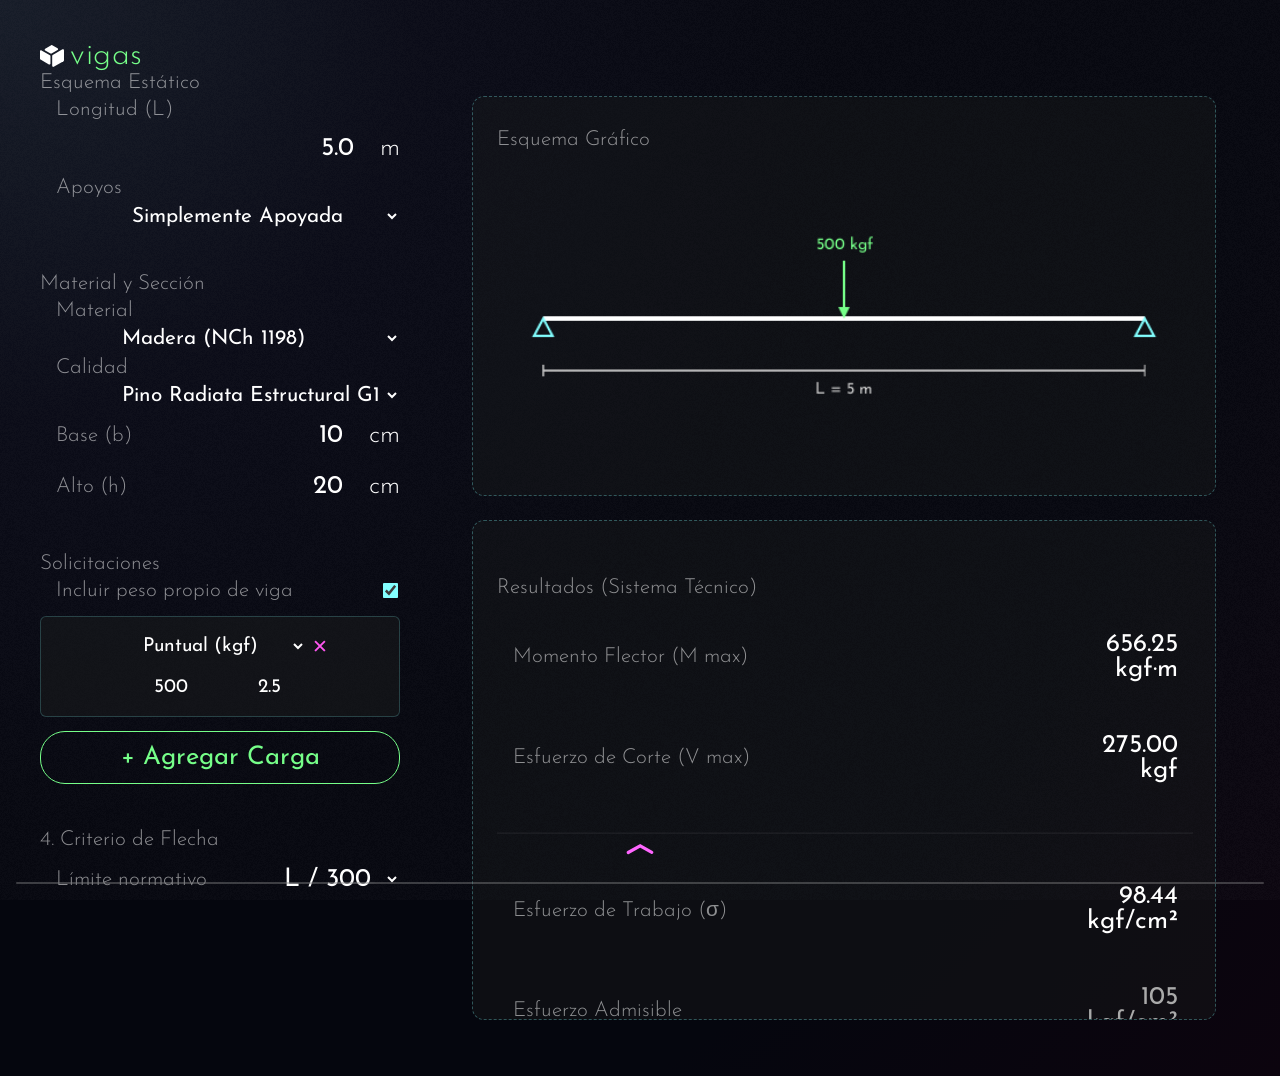
<file: pages/vigas.html>
<!DOCTYPE html>
<html lang="es">
<head>
  <meta charset="UTF-8">
  <meta name="viewport" content="width=device-width, initial-scale=1.0">
  <title>adrawer - Calculadora de Vigas</title>
  <link rel="preconnect" href="https://fonts.googleapis.com">
  <link rel="preconnect" href="https://fonts.gstatic.com" crossorigin>
  <link href="https://fonts.googleapis.com/css2?family=Josefin+Sans:wght@200;300;400;600&display=swap" rel="stylesheet">
  <link rel="stylesheet" href="../css/tool.css">
      <link rel="icon" type="image/png" href="assets/images/adrawer-iso-01.png">

</head>
<body class="menu-open">

  <header class="tool-header">
    <a href="../index.html" class="brand-link"><img src="../assets/images/adrawer-iso.svg" alt=""><span class="brand-highlight">vigas</span></a>
  </header>

  <main class="tool-container page-content" id="main-content">
    <div class="imposicion-layout entry-animator">
      
      <div class="calculator-box imposicion-controls">
          
          <div class="calc-group">
            <label class="calc-label">Esquema Estático</label>
            <span class="calc-label" style="padding-left: 1rem;">Longitud (L)</span>
            <div class="input-row">
              <input type="number" id="beam-length" class="input-card input-small" value="5.0" step="0.1" min="0.1">
              <span class="colon-separator">m</span>
            </div>
            <span class="calc-label" style="padding-left: 1rem;">Apoyos</span>
            <div class="input-row">
              <select id="beam-supports" class="unit-select">
                <option value="simply-supported">Simplemente Apoyada</option>
                <option value="cantilever-left">Voladizo (Empotrada Izq.)</option>
                <option value="cantilever-right">Voladizo (Empotrada Der.)</option>
                <option value="fixed-fixed">Doblemente Empotrada</option>
              </select>
            </div>
          </div>

          <div class="calc-group" style="margin-top: 1rem;">
            <label class="calc-label" style="width: 100%;">Material y Sección</label>
            <span class="calc-label" style="padding-left: 1rem;">Material</span>
            <div class="input-row">
              <select id="beam-material" class="unit-select">
                <option value="wood">Madera (NCh 1198)</option>
                <option value="steel">Acero (Perfiles Comerciales)</option>
                <option value="concrete">Hormigón Armado</option>
              </select>
            </div>

            <span class="calc-label" style="padding-left: 1rem;">Calidad</span>
            <div id="ui-grade" class="input-row">
              <select id="mat-grade" class="unit-select"></select>
            </div>
            <div id="ui-dims" style="display:flex; flex-direction:column; gap:0.4rem; width:100%;">
              <div class="input-row">
                <span class="calc-label" style="padding-left: 1rem;">Base (b)</span>
                <input type="number" id="dim-b" class="input-card input-small" value="10">
                <span class="colon-separator">cm</span>
              </div>
              <div class="input-row">
                <span class="calc-label" style="padding-left: 1rem;">Alto (h)</span>
                <input type="number" id="dim-h" class="input-card input-small" value="20">
                <span class="colon-separator">cm</span>
              </div>
            </div>

            <div id="ui-steel-family" class="input-row" style="display:none;">
              <span class="calc-label" style="padding-left: 1rem;">Tipo</span>
              <select id="steel-family" class="input-card input-large"></select>
            </div>
            <div id="ui-steel-profile" class="input-row" style="display:none;">
              <span class="calc-label" style="padding-left: 1rem;">Perfil</span>
              <select id="steel-profile" class="input-card input-large"></select>
            </div>
          </div>

          <div class="calc-group" style="margin-top: 1rem;">
            <label class="calc-label" style="width: 100%;">Solicitaciones</label>
            <div class="input-row" style="justify-content: flex-end; margin-bottom: 0.5rem; gap: 0.5rem;">
              <span class="calc-label" style="padding-left: 1rem;" style="font-size: var(--fs-small); cursor: pointer;" onclick="document.getElementById('include-weight').click()">Incluir peso propio de viga</span>
              <input type="checkbox" id="include-weight" checked style="accent-color: var(--adrawer-cyan); transform: scale(1.2);">
            </div>
            <div id="loads-container" class="loads-grid" style="display:flex; flex-direction:column; gap:0.5rem; width:100%;"></div>
            <button id="btn-add-load" class="btn-adrawer" style="margin-top: 0.5rem;">+ Agregar Carga</button>
          </div>

          <div class="calc-group" style="margin-top: 1rem;">
            <label class="calc-label" style="width: 100%;">4. Criterio de Flecha</label>
            <div class="input-row">
              <span class="calc-label" style="padding-left: 1rem;">Límite normativo</span>
              <select id="deflection-limit" class="input-card input-large">
                <option value="200">L / 200</option>
                <option value="300" selected>L / 300</option>
                <option value="400">L / 400</option>
                <option value="500">L / 500</option>
              </select>
            </div>
          </div>

      </div>

      <div class="preview-area" style="  flex: 1.5; padding: 1.5rem; box-sizing: border-box; flex-direction: column; display: flex; align-items: center; gap: 1.5rem; overflow: hidden; background-color: transparent; border: none; max-height: fit-content;">
      <div class="preview-area" style="width: 100%; justify-content: center;">
        <label class="calc-label">Esquema Gráfico</label>
        <canvas id="beam-canvas" width="600" height="250" style="width: 100%; max-width: 100%; height: auto;"></canvas>
      
      </div>
      
      <div class="preview-area" style="max-height: 500px; width: 100%; max-width: 100%;">
        
        <label class="calc-label" style="margin-top: 2rem;">Resultados (Sistema Técnico)</label>
        <div class="input-row" style="justify-content: space-between;">
          <span class="calc-label" style="padding-left: 1rem;">Momento Flector (M max)</span>
          <span class="input-card" id="res-moment" readonly>0.00 kgf·m</span>
        </div>
        <div class="input-row" style="justify-content: space-between; margin-top: 0.5rem;">
          <span class="calc-label" style="padding-left: 1rem;">Esfuerzo de Corte (V max)</span>
          <span class="input-card" id="res-shear" readonly>0.00 kgf</span>
        </div>

        <hr style="border-color: rgba(255,255,255,0.05); width: 100%; margin: 1rem 0;">

        <div class="input-row" style="justify-content: space-between;">
          <span class="calc-label" style="padding-left: 1rem;">Esfuerzo de Trabajo (σ)</span>
          <span class="input-card" id="res-tension" readonly>0.00 kgf/cm²</span>
        </div>
        <div class="input-row" style="justify-content: space-between; margin-top: 0.5rem;">
          <span class="calc-label" style="padding-left: 1rem;">Esfuerzo Admisible</span>
          <span class="input-card" id="res-adm-tension" style="color: var(--text-gray);" readonly>0.00 kgf/cm²</span>
        </div>
        <div class="status-log" id="status-resistencia" style="margin-top: 0.8rem; font-size: 1.1rem;"></div>

        <hr style="border-color: rgba(255,255,255,0.05); width: 100%; margin: 1rem 0;">

        <div class="input-row" style="justify-content: space-between;">
          <span class="calc-label" style="padding-left: 1rem;">Deformación Real (Flecha)</span>
          <span class="input-card" id="res-flecha" readonly>0.00 mm</span>
        </div>
        <div class="input-row" style="justify-content: space-between; margin-top: 0.5rem;">
          <span class="calc-label" style="padding-left: 1rem;">Deformación Límite</span>
          <span class="input-card" id="res-adm-flecha" style="color: var(--text-gray);" readonly>0.00 mm</span>
        </div>
        <div class="status-log" id="status-flecha" style="margin-top: 0.8rem; font-size: 1.1rem;"></div>

      </div>
      </div>
    </div>
  </main>

  <div class="bottom-menu-wrapper open" id="bottom-menu">
    <button class="drawer-toggle" id="drawer-toggle" aria-label="Abrir menú">
      <img src="../assets/icons/arrow-menu.svg" alt="Menú" class="arrow-menu-icon">
    </button>

    <nav class="tools-drawer">
      <div class="tools-grid">
        <a href="und-digitales.html" class="tool-card">
                    <div class="tool-icon">
            <img src="../assets//icons/und-digitales.svg" class="icon-default" alt="Escala">
            <img src="../assets/icons/und-digitales-2.svg" class="icon-active" alt="Escala Activa">
          </div>
          <span>und. digitales</span>
        </a>
        <a href="escala.html" class="tool-card">
          <div class="tool-icon">
            <img src="../assets//icons/escala.svg" class="icon-default" alt="Escala">
            <img src="../assets/icons/escala-2.svg" class="icon-active" alt="Escala Activa">
          </div>
          <span>escala</span>
        </a>
        <a href="area.html" class="tool-card">
                    <div class="tool-icon">
            <img src="../assets//icons/area.svg" class="icon-default" alt="Escala">
            <img src="../assets/icons/area-2.svg" class="icon-active" alt="Escala Activa">
          </div>
          <span>área</span>
        </a>
        <a href="longitud.html" class="tool-card">
                    <div class="tool-icon">
            <img src="../assets//icons/longitud.svg" class="icon-default" alt="Escala">
            <img src="../assets/icons/longitud-2.svg" class="icon-active" alt="Escala Activa">
          </div>
          <span>longitud</span>
        </a>
        <a href="pendiente.html" class="tool-card">
                    <div class="tool-icon">
            <img src="../assets//icons/pendiente.svg" class="icon-default" alt="Escala">
            <img src="../assets/icons/pendiente-2.svg" class="icon-active" alt="Escala Activa">
          </div>
          <span>pendiente</span>
        </a>
        <a href="luminaria.html" class="tool-card">
                    <div class="tool-icon">
            <img src="../assets//icons/luminaria.svg" class="icon-default" alt="Escala">
            <img src="../assets/icons/luminaria-2.svg" class="icon-active" alt="Escala Activa">
          </div>
          <span>luminaria</span>
        </a>
        <a href="papel.html" class="tool-card">
                    <div class="tool-icon">
            <img src="../assets//icons/papel.svg" class="icon-default" alt="Escala">
            <img src="../assets/icons/papel-2.svg" class="icon-active" alt="Escala Activa">
          </div>
          <span>papel</span>
        </a>
        <a href="imposicion.html" class="tool-card">
                    <div class="tool-icon">
            <img src="../assets//icons/imposicion.svg" class="icon-default" alt="Escala">
            <img src="../assets/icons/imposicion-2.svg" class="icon-active" alt="Escala Activa">
          </div>
          <span>imposición</span>
        </a>

                <a href="vigas.html" class="tool-card active">
                    <div class="tool-icon">
            <img src="../assets//icons/vigas.svg" class="icon-default" alt="Escala">
            <img src="../assets/icons/vigas-2.svg" class="icon-active" alt="Escala Activa">
          </div>
          <span>vigas</span>
        </a>
      </div>
    </nav>
  </div>

  <script src="../js/tool.js"></script>
  <script src="../js/vigas.js"></script>
</body>
</html>
</file>
<file: css/tool.css>
/* ==========================================
   VARIABLES GLOBALES (PANEL DE CONTROL adrawer)
   ========================================== */
:root {
  /* 1. Paleta de Colores (Fondos) */
  --bg-gradient-1: #151b27;
  --bg-gradient-1-1: #090a16;
  --bg-gradient-2: #05060e;
  --bg-gradient-3: #0c040e;
  --bg-scrollbar-1: #101010;
  --bg-scrollbar-2: #171717;
  --bg-panel: #1b1c1c;
  --bg-panel-light: #313131;
  --bg-drawer: rgba(31, 31, 31, 0.2);
  
  /* 2. Colores de Acento adrawer */
  --adrawer-green: #76ff89;
  --adrawer-cyan: #83ffff;
  --adrawer-magenta: #ff57f1;

  /* 3. Colores de Texto */
  --text-primary: #ffffff;
  --text-secondary: #cccccc;
  --text-muted: #ffffff89;
  --text-gray: #aaaaaa;
  --text-dark: #181818;

  /* 4. Tipografía y Tamaños */
  --font-main: 'Josefin Sans', sans-serif;
  --fs-title: 2rem;
  --fs-input: 1.6rem;
  --fs-label: 1.3rem;
  --fs-base: 1.3rem;
  --fs-small: 1.2rem;
  --fs-xs: .9rem;
}

/* Configuración General y Fondo Uniforme */
body {
  font-family: 'Josefin Sans', sans-serif;
  color: #cccccc;
  min-height: 100vh;
  margin: 0;
  display: flex;
  flex-direction: column;
  justify-content: space-between;
  box-sizing: border-box;
  padding: 2.5rem 2.5rem 0 2.5rem;
  overflow-x: hidden;
  background: radial-gradient(circle at top left, var(--bg-gradient-1), var(--bg-gradient-1-1), var(--bg-gradient-2), var(--bg-gradient-2), var(--bg-gradient-3));
}

body::before {
  content: "";
  position: fixed;
  top: 0;
  left: 0;
  width: 100vw;
  height: 100vh;
  pointer-events: none; /* Permite hacer clic a través de la capa sin bloquear botones */

/* Patrón de ruido de prueba (URL externa temporal) */
  background-image: url("../assets/images/bg-pattern.png");
  background-repeat: repeat;

/* EL TRUCO PARA FONDOS OSCUROS: */
  mix-blend-mode: screen; /* Ilumina el fondo oscuro */
  opacity: 0.15; /* Opacidad alta para probar que funciona */  
}

body::-webkit-scrollbar{
  background: linear-gradient(180deg, var(--bg-scrollbar-1), var(--bg-scrollbar-2));
  width: 4px;
}

body::-webkit-scrollbar-thumb{
  background-color: var(--adrawer-magenta);
  border-radius: 5px;
}

section::-webkit-scrollbar{
  background-color: transparent;
  width: 4px;
}

section::-webkit-scrollbar-thumb{
  background-color: var(--adrawer-magenta);
  border-radius: 5px;
}

div::-webkit-scrollbar{
  background-color: transparent;
  width: 4px;
}

div::-webkit-scrollbar-thumb{
  background-color: var(--adrawer-magenta);
  border-radius: 5px;
}

/* ==========================================
   ANIMACIÓN DE ENTRADA PARA LAS PÁGINAS
   ========================================== */
.entry-animator {
  animation: pageEntrance 0.4s cubic-bezier(0.16, 1, 0.3, 1) forwards;
}

@keyframes pageEntrance {
  0% {
    opacity: 0;
    transform: scale(1.3);
  }
  100% {
    opacity: 1;
    transform: scale(1);
  }
}
   
/* Transición suave para el contenido central */
.page-content {
  transition: transform 0.4s cubic-bezier(0.16, 1, 0.3, 1);
}
    
/* Solo desplaza la calculadora/encabezado cuando el menú está abierto */
body.menu-open .page-content {
  transform: translateY(-160px); /* Ajusta según el espacio que desees dejar */
}

::-webkit-inner-spin-button, ::-webkit-outer-spin-button{
  display: none;
}

/* Encabezado Superior Izquierdo */
.tool-header {
  display: flex;
  justify-content: flex-start;
  width: 100%;
  z-index: 1;
}

.brand-link {
  color: var(--text-primary);
  font-weight: 300;
  font-size: var(--fs-title);
  text-decoration: none;
  letter-spacing: 0.5px;
  position: fixed;
  display: flex;
  align-items: center;
}

.brand-link img{
height: 1.5rem;
margin: 0 .4rem 0 0;
}

.brand-link img:hover{
  filter: invert(0%) sepia(500%) saturate(1000%) hue-rotate(150deg) brightness(80%) contrast(140%);
}

.brand-highlight {
  color: var(--adrawer-green);
}

/* Calculadora Central */
.tool-container {
  display: flex;
  justify-content: center;
  align-items: center;
  flex-grow: 1;
  padding: 2rem 0;
}

.calculator-box {
  display: flex;
  flex-direction: column;
  gap: 1.8rem;
  width: 100%;
  max-width: 360px;
}

.calc-group {
  display: flex;
  flex-direction: column;
  align-items: start;
  gap: 0.4rem;
}

.calc-label {
  font-weight: 300;
  font-size: var(--fs-label);
  color: var(--text-muted);
  text-align: left;
}

/* Inputs y Selects */
.input-row {
  display: flex;
  align-items: center;
  justify-content: right;
  gap: 0.8rem;
  width: 100%;
}

.input-row > .calc-label{
  position: relative;
  width: 100%;
}

.input-card {
  background-color: transparent;
  border: none;
  color: var(--text-primary);
  font-family: var(--font-main);
  font-size: var(--fs-input);
  padding: 0.6rem 0.8rem;
  text-align: right;
  outline: none;
  box-sizing: border-box;
}

.input-card::placeholder {
  color: var(--text-muted);
  font-weight: 300;
}

.input-card:focus {
  color: var(--adrawer-cyan);
}

.input-small {
  width: 90px;
}

.input-large {
  width: 100%;
}

.colon-separator {
  color: var(--text-primary);
  font-weight: 300;
  font-size: var(--fs-input);
}

.unit-pill {
  border-radius: 20px;
  padding: 0.5rem 0.8rem;
  display: flex;
  align-items: center;
  justify-content: center;
}

.unit-symbol{
  padding-right: 2.5rem;
}

.unit-select {
  background: transparent;
  border: none;
  color: var(--text-primary);
  font-family: var(--font-main);
  font-size: var(--fs-label);
  cursor: pointer;
  outline: none;
}

.unit-select option {
  background-color: var(--bg-panel-light);
  color: var(--text-primary);
}

/* --- MENÚ INFERIOR Y FLECHA --- */
.bottom-menu-wrapper {
  position: fixed;
  bottom: 0;
  left: 0;
  width: 100%;
  display: flex;
  flex-direction: column;
  align-items: center;
  z-index: 100;
  pointer-events: none;
}

/* Flecha Flotante */
.drawer-toggle {
  background: transparent;
  border: none;
  cursor: pointer;
  padding: 1.2rem 1.2rem 1.6rem 1.2rem;
  display: flex;
  justify-content: center;
  align-items: center;
  outline: none;
  pointer-events: auto;
}

.arrow-menu-icon {
  width: 28px;
  height: auto;
  transition: transform 0.4s ease;
}

/* Rotación de la flecha al desplegar */
.bottom-menu-wrapper.open .arrow-menu-icon {
  transform: rotate(180deg);
}

/* Contenedor del Menú Desplegable */
.tools-drawer {
  width: calc(100% - 2rem); /* Ajuste clave: 100% menos 20px de cada lado */
  margin: 0 1rem 1rem 1rem; /* Aplica el margen a los lados y abajo */
  border-radius: .6rem; /* Redondeamos todas las esquinas ya que ahora el menú "flota" */
  max-height: 0;
  border: 1.2px solid rgba(255, 255, 255, 0.2);
  background-color: var(--bg-drawer);
  backdrop-filter: blur(.3rem);
  overflow: hidden;
  transition: max-height 0.4s cubic-bezier(0.16, 1, 0.3, 1), padding 0.4s ease;
  box-sizing: border-box;
  pointer-events: auto;
}

.bottom-menu-wrapper.open .tools-drawer {
  max-height: 320px;
  padding: 1.5rem 1.5rem 1.5rem 1.5rem;
}

/* Grid de Herramientas */
.tools-grid {
  display: grid;
  grid-template-columns: repeat(8, 1fr);
  gap: 1rem;
  max-width: 1000px;
  margin: 0 auto;
}

.tool-card {
  display: flex;
  flex-direction: column;
  align-items: center;
  text-align: center;
  gap: 0.5rem;
  text-decoration: none;
  color: var(--text-gray);
  font-size: var(--fs-xs);
  font-weight: 300;
  transition: color 0.2s ease, transform 0.2s ease;
}

/* Hover y Tarjeta Activa (Texto e Icono verde) */
.tool-card:hover, 
.tool-card.active {
  color: var(--text-primary);
  transform: translateY(-3px);
}

.tool-card:hover .tool-icon,
.tool-card.active .tool-icon {
  filter: invert(0%) sepia(500%) saturate(3000%) hue-rotate(250deg) brightness(80%) contrast(140%);
}

/* ==========================================
   INTERCAMBIO DE ICONOS (ACTIVO Y HOVER)
   ========================================== */

/* 1. Ocultar el icono activo por defecto en todas las tarjetas */
.tool-card .icon-active {
  display: none;
}

/* 2. Asegurar que el icono por defecto sea visible */
.tool-card .icon-default {
  display: block;
}

/* 3. Ocultar el icono por defecto en estado activo O hover */
.tool-card.active .icon-default,
.tool-card:hover .icon-default {
  display: none;
}

/* 4. Mostrar el icono activo en estado activo O hover */
.tool-card.active .icon-active,
.tool-card:hover .icon-active {
  display: block;
}

.tool-icon {
  width: 36px;
  height: 36px;
  transition: filter 0.2s ease;
}

/* Adaptación Móvil */
@media (max-width: 768px) {
  .tools-grid {
    grid-template-columns: repeat(4, 1fr);
    gap: 1.5rem;
  }
}

/* Ajuste sutil para selectores en unit-pill */
.unit-pill select.unit-select {
  background: transparent;
  border: none;
  color: var(--text-primary);
  font-family: var(--font-main);
  font-size: var(--fs-small);
  outline: none;
  cursor: pointer;
  padding-right: 0.5rem;
}

.unit-pill select.unit-select option {
  background-color: var(--bg-panel);
  color: var(--text-primary);
}

/* Campos de lectura directa / resultados */
.input-card[readonly] {
  box-shadow: none;
  cursor: default;
}

/* Estilo para los títulos de los grupos en el select */
.unit-select optgroup {
  background-color: var(--bg-panel);
  color: var(--adrawer-green);
  font-weight: 600;
  font-family: var(--font-main);
}

/* ==========================================
   NUEVO: ESTILOS DE PREVISUALIZACIÓN (IMPOSICIÓN)
   ========================================== */

/* Layout principal de 2 columnas */
.imposicion-layout {
  display: flex;
  flex-direction: row;
  flex-wrap: wrap;
  gap: 3rem;
  width: 100%;
  max-width: 1200px; 
  justify-content: center;
  align-items: flex-start;
}

/* Controles (Izquierda) */
.imposicion-controls {
  flex: 1;
  min-width: 320px; 
}

.unit-large {
  width: 100%;
  box-sizing: border-box;
}
.unit-large select {
  width: 100%;
}

/* Área de Previsualización (Derecha) */
.preview-area {
  flex: 1.5; 
  min-width: 400px;
  min-height: 400px;
  background-color: rgba(27, 28, 28, 0.4); 
  border: 1px dashed rgba(131, 255, 255, 0.3);
  border-radius: 12px;
  padding: 1.5rem;
  box-sizing: border-box;
  color: rgba(255, 255, 255, 0.35); 
  display: flex;
  flex-direction: column;
  gap: 1.5rem;
  overflow-y: auto; 
  max-height: 65vh; 
  overflow-x: hidden;
}

/* Título de las Firmas */
.signature-title {
  color: var(--adrawer-green);
  margin-bottom: 1rem;
  font-weight: 300;
  font-size: var(--fs-input);
  padding-bottom: 0.5rem;
}

/* Cuadrícula de tarjetas de hoja */
.sheets-grid {
  display: flex;
  flex-wrap: wrap;
  gap: 1rem;
  justify-content: center; 
}

/* Tarjeta individual de hoja */
.sheet-card {
  background-color: rgba(27, 28, 28, 0.8); 
  border: 1px solid var(--adrawer-cyan); 
  border-radius: 10px;
  padding: 1rem;
  width: 250px; 
  display: flex;
  flex-direction: column;
  gap: 0.75rem;
  transition: transform 0.3s ease;
}

.sheet-card:hover {
  transform: translateY(-3px);
}

/* Título para el número de hoja */
.sheet-label {
  color: var(--adrawer-cyan); 
  margin-bottom: 0rem;
  font-size: var(--fs-base);
  font-weight: 300;
}

.spread-container {
  border: 1px solid rgba(255, 255, 255, 0.05); 
  padding: 0.25rem 0;
}

/* Título para Frente/Reverso */
.spread-label {
  font-size: var(--fs-xs);
  color: var(--adrawer-green); 
  margin-bottom: 0.3rem;
  font-weight: 300;
}

/* Disposición horizontal (Spread) */
.spread-view {
  display: flex;
  flex-direction: row;
  gap: 0.5rem;
  justify-content: center;
}

/* Caja individual de página */
.page-box {
  background: #050505; 
  border: 1px solid rgba(255,255,255,0.2);
  padding: 0.2rem;
  display: flex;
  flex-direction: column;
  align-items: center;
  justify-content: center; 
  width: calc(50% - 0.25rem); 
  min-height: 80px; 
  border-radius: 4px;
}

/* Badge para el número de página */
.page-num-badge {
  font-size: 0.8rem;
  margin-top: 0.3rem;
  color: var(--adrawer-green); 
  font-weight: 300;
  border-radius: 12px;
  padding: 0.2rem 0.5rem;
}

/* Estilo para páginas en blanco */
.page-box.blank {
  border: 1px dashed rgba(255, 255, 255, 0.1);
  background-color: rgba(255, 255, 255, 0.02);
}

/* Estilos para el Input de Archivos */
.file-input-adrawer {
  color: var(--text-muted);
  font-family: var(--font-main);
  font-size: var(--fs-base);
  width: 100%;
  outline: none;
}
.file-input-adrawer::file-selector-button {
  background-color: transparent;
  border: 1px solid var(--adrawer-cyan);
  color: var(--adrawer-cyan);
  padding: 0.5rem 1.2rem;
  border-radius: 20px;
  cursor: pointer;
  font-family: var(--font-main);
  font-size: var(--fs-base);
  font-weight: 300;
  margin-right: 1rem;
  transition: all 0.3s ease;
}
.file-input-adrawer::file-selector-button:hover {
  background-color: var(--adrawer-cyan);
  color: var(--text-dark);
}

/* Botón Descargar y Estado */
.download-group {
  width: 100%;
  display: flex;
  flex-direction: column;
  align-items: center;
}

.btn-adrawer {
  background: transparent;
  border: 1px solid var(--adrawer-green);
  color: var(--adrawer-green);
  padding: 0.8rem 1.5rem;
  font-family: var(--font-main);
  font-size: var(--fs-input);
  border-radius: 25px;
  cursor: pointer;
  transition: all 0.3s ease;
  width: 100%;
  outline: none;
}
.btn-adrawer:hover:not(:disabled) {
  background-color: var(--adrawer-green);
  color: var(--text-dark);
}
.btn-adrawer:disabled {
  border-color: rgba(255, 255, 255, 0.15);
  color: rgba(255, 255, 255, 0.2);
  cursor: not-allowed;
}

.status-log {
  color: var(--text-muted);
  font-size: var(--fs-small);
  font-weight: 300;
  text-align: center;
  margin-top: 0.5rem;
}

/* ==========================================
   FORMATOS DE PAPEL - HOJA GRÁFICA
   ========================================== */

.paper-stage {
  width: 100%;
  height: 100%;
  display: flex;
  justify-content: center;
  align-items: center;
  position: relative;
  min-height: 280px;
}

.paper-sheet {
  background: var(--text-primary);
  border-radius: 2px;
  box-shadow: 0 5px 25px rgba(0, 0, 0, 0.5), 0 0 10px rgba(255, 255, 255, 0.05);
  position: relative;
  transition: width 0.4s cubic-bezier(0.16, 1, 0.3, 1), height 0.4s cubic-bezier(0.16, 1, 0.3, 1);
  display: flex;
  justify-content: center;
  align-items: center;
}

.sheet-watermark {
  color: var(--text-dark);
  font-weight: 500;
  font-size: 2rem;
  opacity: 0.15;
  letter-spacing: 1px;
  user-select: none;
}

/* Cotas/Etiquetas fuera de la hoja */
.dim-label {
  position: absolute;
  font-size: var(--fs-small);
  color: var(--adrawer-green);
  letter-spacing: 0.5px;
  white-space: nowrap;
  font-weight: 300;
}

.label-top {
  top: -25px;
  left: 50%;
  transform: translateX(-50%);
}

.label-right {
  right: -65px;
  top: 50%;
  transform: translateY(-50%) rotate(90deg);
}

/* Valores copiables al portapapeles */
.clickable-value {
  cursor: pointer;
  transition: background-color 0.2s ease, transform 0.1s ease;
  user-select: none;
}

.clickable-value:active {
  transform: scale(0.92);
  background-color: rgba(131, 255, 255, 0.1); /* Efecto sutil usando el cian */
}

/* ==========================================
   ESTILOS ESPECÍFICOS: CALCULADORA DE VIGAS
   ========================================== */
.loads-grid {
  display: flex;
  flex-direction: column;
  gap: 0.8rem;
  width: 100%;
}

.load-row {
  display: grid;
  grid-template-columns: 2fr 1.5fr 1.5fr auto;
  gap: 0.5rem;
  background-color: var(--bg-panel);
  padding: 0.8rem;
  border: 1px solid rgba(131, 255, 255, 0.15); /* Borde cian sutil */
  border-radius: 8px;
  align-items: center;
}

.load-row select, .load-row input {
  font-size: var(--fs-small);
  padding: 0.4rem;
  text-align: center;
}

.btn-delete-load {
  background: transparent;
  border: none;
  color: var(--adrawer-magenta);
  font-size: 1.2rem;
  cursor: pointer;
  transition: transform 0.2s;
}

.btn-delete-load:hover {
  transform: scale(1.1);
}

/* Layout dinámico de cargas */
.load-row {
  display: flex;
  flex-direction: column;
  gap: 0.5rem;
  background-color: var(--bg-panel);
  padding: 0.8rem;
  border: 1px solid rgba(131, 255, 255, 0.15);
  border-radius: 8px;
  position: relative;
}

.load-header {
  display: flex;
  justify-content: space-between;
  align-items: center;
  gap: 0.5rem;
}

.load-inputs {
  display: flex;
  flex-wrap: wrap;
  gap: 0.5rem;
  justify-content: space-between;
}

/* Campos extra para cargas distribuidas (ocultos por defecto) */
.dist-only {
  display: none;
}

/* Botón de eliminar más limpio */
.btn-delete-load {
  background: transparent;
  border: 1px solid rgba(255, 87, 241, 0.3); /* magenta con transparencia */
  color: var(--adrawer-magenta);
  border-radius: 4px;
  width: 28px;
  height: 28px;
  display: flex;
  justify-content: center;
  align-items: center;
  cursor: pointer;
  transition: all 0.2s ease;
}

.btn-delete-load:hover {
  background: var(--adrawer-magenta);
  color: var(--text-dark);
}
</file>
<file: css/index.css>
/* Configuración General y Fondo Uniforme con Granulado Sutil */
body {
  font-family: 'Josefin Sans', sans-serif;
  color: #cccccc;
  min-height: 100vh;
  margin: 0;
  display: flex;
  flex-direction: column;
  justify-content: space-between;
  box-sizing: border-box;
  padding: 2.5rem 2.5rem 0 2.5rem;
  overflow-x: hidden;
  position: relative;

  /* Fondo de 2 capas: 
     1. Textura granulada con opacidad sutil
     2. Gradiente radial oscuro original */
  background:radial-gradient(circle at top center, #637a8d , #304463, #1c1e33, #0e0211);
}

body::before {
  content: "";
  position: fixed;
  top: 0;
  left: 0;
  width: 100vw;
  height: 100vh;
  pointer-events: none; /* Permite hacer clic a través de la capa sin bloquear botones */

/* Patrón de ruido de prueba (URL externa temporal) */
  background-image: url("../assets/images/bg-pattern.png");
  background-repeat: repeat;

/* EL TRUCO PARA FONDOS OSCUROS: */
  mix-blend-mode:difference; /* Ilumina el fondo oscuro */
  opacity: 0.15; /* Opacidad alta para probar que funciona */  
}


/* ==========================================
   FONDO A PANTALLA COMPLETA (SVG)
   ========================================== */
.logo-container {
    margin: auto;
    width: 100%;
    height: 100%;
    z-index: 0; /* Lo mantiene justo por encima del gradiente de fondo, pero detrás del contenido */
    pointer-events: none; /* Crucial: evita que el SVG bloquee los clics en los botones */
    display: flex;
    justify-content: center;
    align-items: center;
    padding-bottom: 120px;
}

.adrawer-logo {
    width: 100%;
    height: 100%;
    filter: drop-shadow(0 0 2rem rgb(0, 0, 0));

}

/* ==========================================
   ESTILOS ESPECÍFICOS DEL INDEX
   ========================================== */

/* Layout general sobre el fondo SVG */
.index-layout {
    position: relative; /* Asegura que este contenedor flote sobre el logo-container */
    z-index: 1;
    display: flex;
    flex-direction: column;
    justify-content: space-between;
    min-height: calc(100vh - 2.5rem); 
    width: 100%;
}

/* Encabezado (ahora solo alinea la brújula) */
.index-header {
    display: flex;
    justify-content: flex-end; /* Alinea la brújula a la derecha */
    align-items: flex-start;
    width: 100%;
    padding: 2rem; /* Separación de los bordes */
}

/* Contenedor del panel inferior de herramientas */
.index-menu-container {
    border-radius: .6rem;
    /* border: 1.2px solid rgba(255, 255, 255, 0.2);
    background-color: rgb(0, 0, 0, .3); */
    padding: 3rem 0;
    position: fixed;
    bottom: 0;
    left: 0rem;
    width: calc(100% - 2rem);
    margin: 0 1rem 1rem 1rem;
    z-index: 100;
    align-items: center;
}

.index-grid {
    max-width: 1200px;
}
</file>
<file: css/main.css>
:root {
  --bg-dark: #323232;          /* Color base del fondo superior */
  --card-dark: #1e1e1e;        /* Color del panel inferior */
  --text-white: #ffffff;
  --font-main: 'Josefin Sans', sans-serif;
}

* {
  box-sizing: border-box;
  margin: 0;
  padding: 0;
}

body {
  font-family: var(--font-main);
  background-color: var(--bg-dark);
  background-repeat: repeat;
  background-size: cover;
  color: var(--text-white);
  min-height: 100vh;
  display: flex;
  flex-direction: column;
  overflow-x: hidden;
}
</file>
